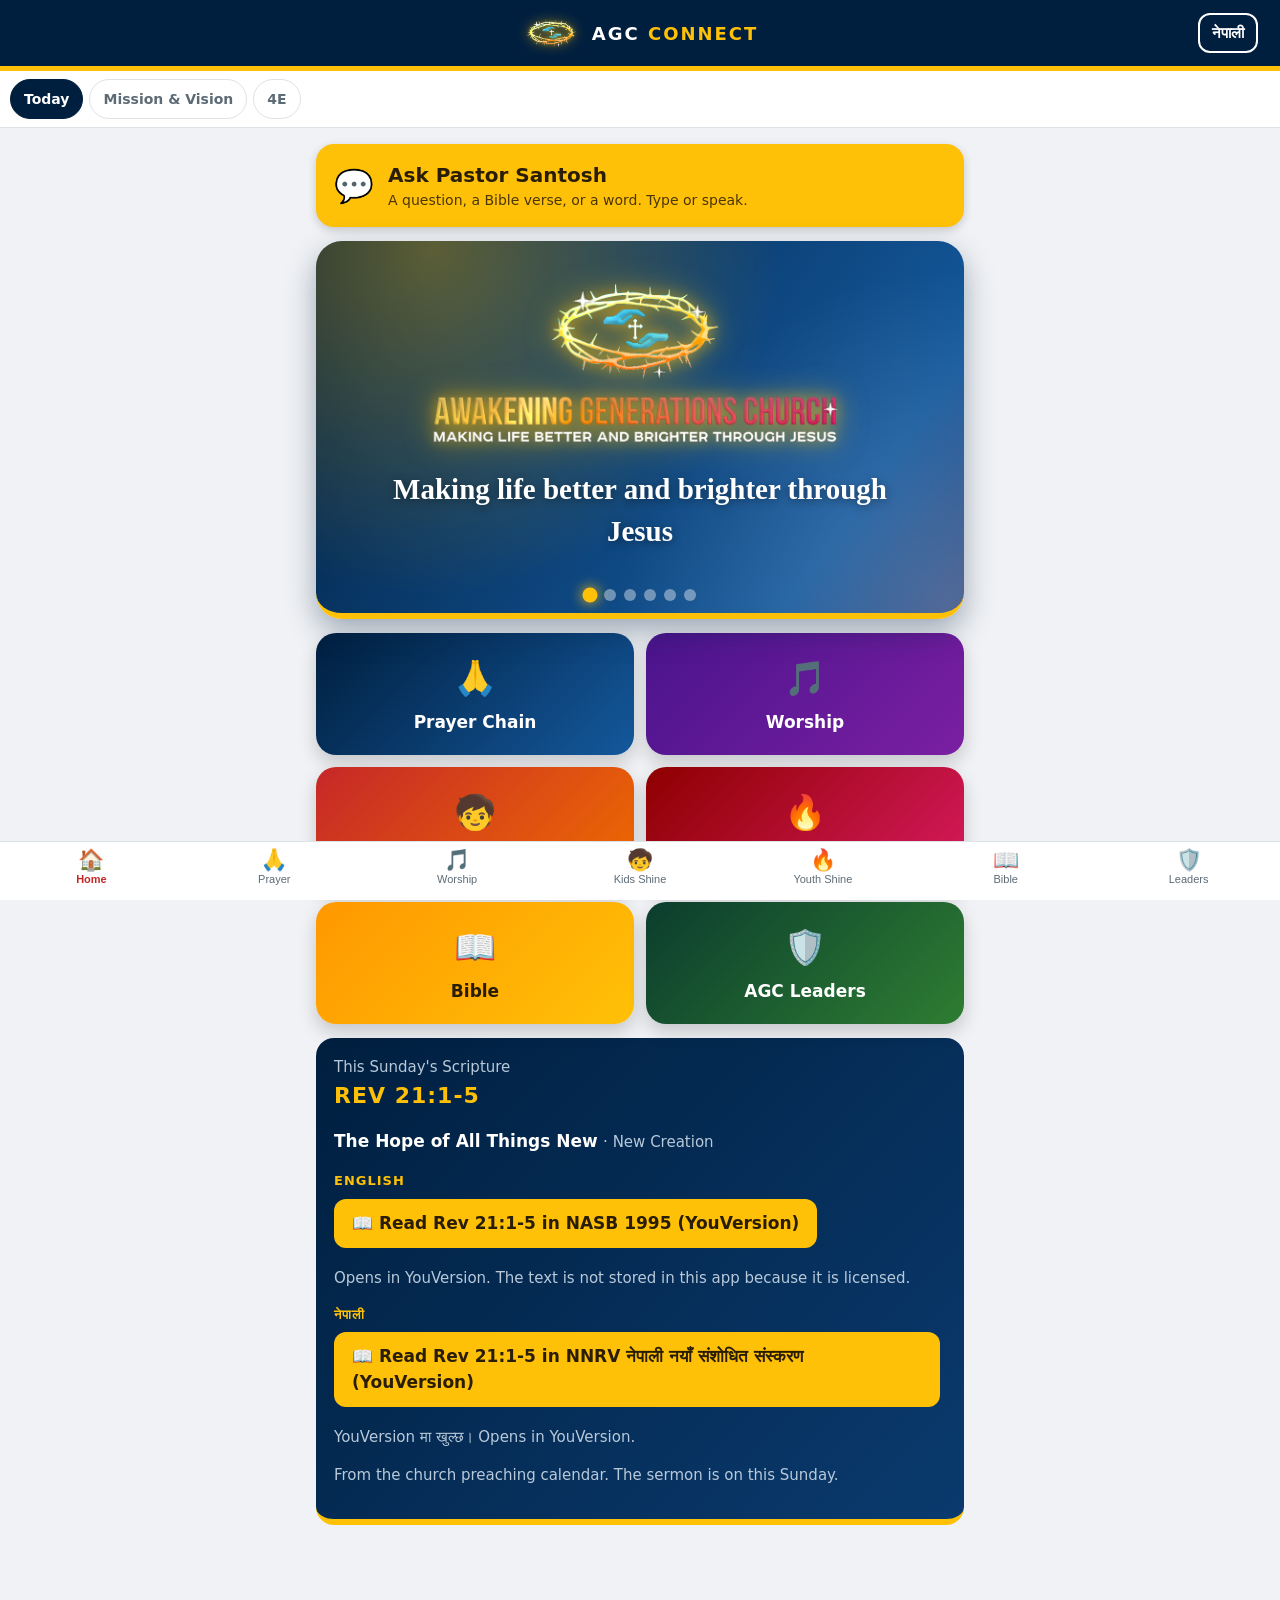
<file: index.html>
<!doctype html>
<html lang="en">
<head>
<meta charset="utf-8">
<meta name="viewport" content="width=device-width, initial-scale=1, viewport-fit=cover">
<meta name="robots" content="noindex,nofollow,noarchive">
<meta name="theme-color" content="#001f3f">
<meta name="apple-mobile-web-app-capable" content="yes">
<meta name="apple-mobile-web-app-title" content="AGC Connect">
<link rel="manifest" href="manifest.webmanifest">
<link rel="icon" type="image/png" sizes="64x64" href="assets/favicon-64.png">
<link rel="apple-touch-icon" href="assets/apple-touch-icon.png">
<link rel="stylesheet" href="style.css?v=202610202349">
<title>AGC Connect</title>
</head>
<body>
<div id="gate" hidden>
  <div class="gate-box">
    <img src="assets/logo-full.png" alt="Awakening Generations Church" class="gate-logo">
    <button class="btn small ghost langtog">नेपाली</button>
    <h1>AGC Connect</h1>
    <label for="pw">Church password</label>
    <input id="pw" type="password" autocomplete="current-password">
    <button class="btn" id="pwgo">Enter</button>
    <div id="pwmsg" class="bad"></div>
  </div>
</div>

<div id="auth" hidden>
  <div class="gate-box">
    <img src="assets/logo-full.png" alt="Awakening Generations Church" class="gate-logo">
    <button class="btn small ghost langtog">नेपाली</button>
    <h1>Welcome</h1>
    <p>Parents: sign in to keep your family's progress safe.</p>
    <div class="seg"><button class="btn small" id="au-in">Sign in</button><button class="btn small ghost" id="au-up">Create account</button></div>
    <label for="em">Email</label>
    <input id="em" type="email" autocomplete="email" inputmode="email">
    <label for="pw2">Password</label>
    <input id="pw2" type="password" autocomplete="current-password">
    <div id="au-consent" hidden><label class="chk"><input type="checkbox" id="au-ck"> I am a parent or guardian, or I am 13 or older.</label></div>
    <button class="btn" id="au-go">Sign in</button>
    <button class="btn ghost small" id="au-forgot">Forgot password?</button>
    <div id="au-msg" aria-live="polite"></div>
  </div>
</div>

<div id="app" hidden>
  <header class="top">
    <div class="top-l"><button class="btn small ghost hb" id="homebtn" hidden>← Home</button></div>
    <button class="brandlink" id="brandlink" aria-label="AGC Connect. Go to the Home screen"><img src="assets/emblem.png" alt="" class="top-logo"><span class="brand">AGC <span>Connect</span></span></button>
    <div class="top-r"><button class="btn small ghost langtog" id="langbtn">नेपाली</button><button class="btn small ghost so" id="signout" hidden>Sign out</button></div>
  </header>
  <nav class="inner" id="inner" aria-label="Section tabs"></nav>
  <main id="view" aria-live="polite"></main>
  <nav class="tabs" id="tabs" aria-label="Main sections"></nav>
</div>

<script src="app.js?v=202610202349"></script>
</body>
</html>
</file>
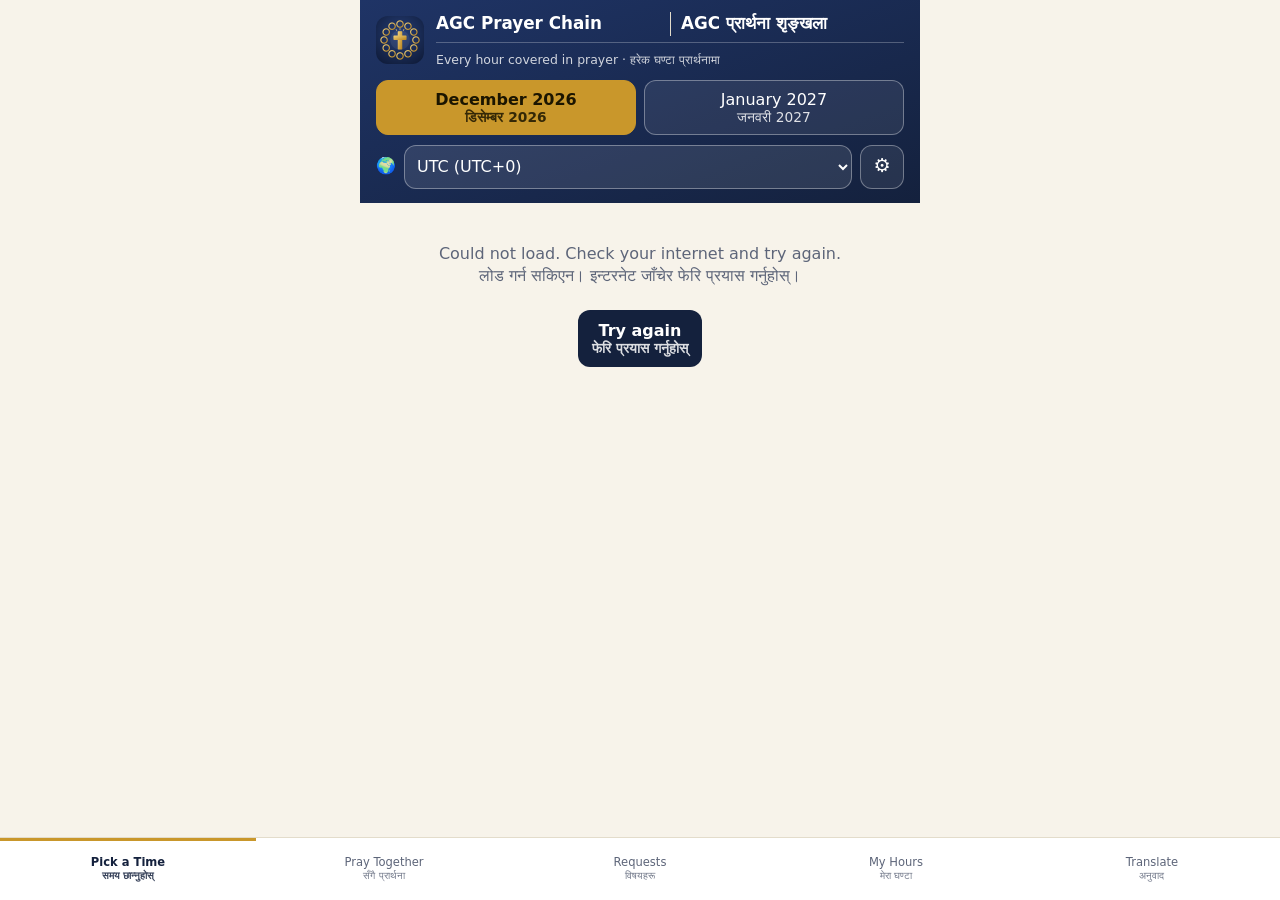
<file: prayer/index.html>
<!doctype html>
<html lang="en">
<head>
<meta charset="utf-8">
<meta name="viewport" content="width=device-width,initial-scale=1,viewport-fit=cover">
<meta name="theme-color" content="#14213d">
<meta name="apple-mobile-web-app-capable" content="yes">
<meta name="mobile-web-app-capable" content="yes">
<meta name="apple-mobile-web-app-status-bar-style" content="black-translucent">
<meta name="apple-mobile-web-app-title" content="Prayer Chain">
<link rel="manifest" href="manifest.webmanifest">
<link rel="apple-touch-icon" href="icons/icon-180.png">
<link rel="icon" type="image/png" sizes="32x32" href="icons/icon-32.png">
<title>AGC Prayer Chain</title>
<script>if(/[?&]embed=1/.test(location.search))document.documentElement.className+=" embed"</script>
<style>.embed .brand{display:none}.embed header{padding-top:10px}.embed body{padding-bottom:calc(76px + env(safe-area-inset-bottom))}</style>
<style>
:root{
  --navy:#14213d; --navy2:#1f3466; --gold:#c9972b; --gold-soft:#f6e7bd;
  --bg:#f7f3ea; --card:#ffffff; --ink:#1b2236; --muted:#5d6579; --line:#e3dccb;
  --ok:#2f7d5b; --okbg:#e6f3ec; --warn:#a4351f; --mine:#fff4d6; --mine-line:#e2bf62;
}
@media (prefers-color-scheme:dark){
  :root{ --bg:#0e1424; --card:#172038; --ink:#eef0f6; --muted:#a3abc0; --line:#2a3558;
    --gold-soft:#3a3115; --ok:#5fcf9d; --okbg:#14352a; --mine:#3a3115; --mine-line:#8a6d22; --warn:#ff9b86; }
}
*{box-sizing:border-box;-webkit-tap-highlight-color:transparent}
html,body{margin:0}
body{background:var(--bg);color:var(--ink);font:16px/1.4 system-ui,-apple-system,"Segoe UI","Noto Sans","Noto Sans Devanagari",Roboto,sans-serif;
  padding-bottom:calc(76px + env(safe-area-inset-bottom))}
[lang=ne]{font-family:"Noto Sans Devanagari","Mukta","Nirmala UI","Kohinoor Devanagari",system-ui,sans-serif}
#app{max-width:560px;margin:0 auto}
header{background:linear-gradient(160deg,var(--navy2),var(--navy));color:#fff;padding:calc(12px + env(safe-area-inset-top)) 16px 14px}
.brand{display:flex;align-items:center;gap:12px}
.brand img{width:48px;height:48px;border-radius:12px;flex:none}
.brand .t{flex:1;min-width:0}
.brand .t .cols{color:#fff;border-color:rgba(255,255,255,.25);font-weight:700;font-size:1.05rem}
.brand .t .sub{font-size:.78rem;opacity:.8;margin-top:2px}
.months{display:flex;gap:8px;margin-top:12px}
.months button{flex:1;border:1px solid rgba(255,255,255,.35);background:rgba(255,255,255,.08);color:#fff;border-radius:12px;padding:8px 6px;min-height:48px}
.months button[aria-pressed=true]{background:var(--gold);border-color:var(--gold);color:#1b1500;font-weight:700}
main{padding:14px 14px 0}
.banner{border-radius:12px;padding:10px 12px;margin-bottom:12px;font-size:.88rem}
.banner.demo{background:var(--gold-soft);color:var(--ink);border:1px dashed var(--mine-line)}
.banner.off{background:#fde8e4;color:#7a2514}
@media (prefers-color-scheme:dark){.banner.off{background:#3b1a14;color:#ffb4a4}}
.card{background:var(--card);border:1px solid var(--line);border-radius:16px;padding:14px;margin-bottom:12px}
.bi{display:inline-flex;flex-direction:column;line-height:1.2;text-align:center}
.bi>span+span{font-size:.86em;opacity:.85}
.cols{display:grid;grid-template-columns:1fr 1fr;gap:0;border-bottom:1px solid var(--line);padding-bottom:6px;margin-bottom:8px}
.cols>div:first-child{padding-right:10px}
.cols>div:last-child{padding-left:10px;border-left:1px solid var(--line)}
.h2{font-size:1.05rem;font-weight:700}
.meter{height:12px;border-radius:99px;background:var(--line);overflow:hidden;margin:8px 0}
.meter>i{display:block;height:100%;background:linear-gradient(90deg,var(--gold),#e6c36a);border-radius:99px}
.muted{color:var(--muted);font-size:.86rem}
.row2{display:flex;justify-content:space-between;gap:8px;align-items:center}
button{font:inherit;color:inherit;cursor:pointer}
.btn{border:0;border-radius:12px;padding:10px 14px;min-height:48px;background:var(--navy);color:#fff;font-weight:600}
a.btn{display:flex;align-items:center;justify-content:center;text-align:center;text-decoration:none}
.btn.gold{background:var(--gold);color:#1b1500}
.btn.ghost{background:transparent;border:1px solid var(--line);color:var(--ink)}
.btn.warn{background:transparent;border:1px solid var(--warn);color:var(--warn)}
.btn.sm{min-height:44px;padding:6px 12px;font-size:.9rem}
.btn[disabled]{opacity:.5}
.btn.block{width:100%}
.strip{display:flex;gap:6px;overflow-x:auto;padding:2px 2px 10px;margin:0 -2px;scroll-snap-type:x proximity;-webkit-overflow-scrolling:touch}
.day{flex:none;width:54px;min-height:70px;border:1px solid var(--line);background:var(--card);border-radius:12px;padding:6px 2px;text-align:center;scroll-snap-align:center}
.day small{display:block;font-size:.68rem;color:var(--muted);line-height:1.1}
.day b{display:block;font-size:1.15rem;margin:2px 0}
.day i{display:block;height:5px;margin:3px 6px 0;border-radius:9px;background:var(--line);overflow:hidden}
.day i>u{display:block;height:100%;background:var(--gold);text-decoration:none}
.day[aria-pressed=true]{background:var(--navy);border-color:var(--navy);color:#fff}
.day[aria-pressed=true] small{color:#d7def0}
.day.today b::after{content:"";display:inline-block;width:6px;height:6px;border-radius:9px;background:var(--gold);margin-left:3px;vertical-align:middle}
.slot{display:grid;grid-template-columns:118px 1fr auto;gap:8px;align-items:center;background:var(--card);border:1px solid var(--line);border-radius:14px;padding:8px 10px;margin-bottom:8px;min-height:56px}
.slot .tm{font-weight:700;font-size:.9rem;line-height:1.15}
.slot.open{border-color:var(--ok);background:var(--okbg)}
.slot.mine{background:var(--mine);border-color:var(--mine-line)}
.slot.past{opacity:.55}
.slot.now{box-shadow:0 0 0 2px var(--gold)}
.slot.flash{animation:flash 1.4s ease 1}
@keyframes flash{0%,60%{box-shadow:0 0 0 4px var(--gold)}100%{box-shadow:0 0 0 0 transparent}}
.nm{font-weight:600;overflow-wrap:anywhere}
.tag{display:inline-block;font-size:.68rem;padding:1px 7px;border-radius:99px;background:var(--gold);color:#1b1500;margin-left:6px;vertical-align:middle}
.tag.ok{background:var(--ok);color:#fff}
.acts{display:flex;gap:6px;flex-wrap:wrap;justify-content:flex-end}
.req{display:grid;grid-template-columns:1fr 1fr;border:1px solid var(--line);border-radius:14px;background:var(--card);margin-bottom:10px;overflow:hidden}
.req>div{padding:12px;white-space:pre-wrap;overflow-wrap:anywhere}
.req>div+div{border-left:1px solid var(--line)}
.req .n{display:inline-block;min-width:22px;height:22px;border-radius:99px;background:var(--navy);color:#fff;text-align:center;font-size:.75rem;line-height:22px;margin-right:6px}
.req.ans{opacity:.8;border-style:dashed}
.plb{display:flex;gap:10px;align-items:center;justify-content:space-between;flex-wrap:wrap;margin:6px 0 12px}
.seg{display:inline-flex;border:1px solid var(--line);border-radius:12px;overflow:hidden;background:var(--card)}
.seg button{border:0;background:transparent;padding:10px 16px;font:inherit;font-weight:600;color:inherit;min-height:44px;cursor:pointer}
.seg button[aria-pressed="true"]{background:var(--navy);color:#fff}
.req1{border:1px solid var(--line);border-radius:14px;background:var(--card);margin-bottom:10px;padding:14px;font-size:1.08rem;line-height:1.55;white-space:pre-wrap;overflow-wrap:anywhere}
.req1 .n{display:inline-block;min-width:22px;height:22px;border-radius:99px;background:var(--navy);color:#fff;text-align:center;font-size:.75rem;line-height:22px;margin-right:8px}
.req1.ans{opacity:.8;border-style:dashed}
.req1 .mt{font-size:.72rem;opacity:.7;margin-top:6px}
body.pfo{overflow:hidden}
#pfull{position:fixed;inset:0;z-index:1000;background:#0b1530;color:#fff;display:flex;flex-direction:column;padding:max(12px,env(safe-area-inset-top)) 16px max(14px,env(safe-area-inset-bottom))}
#pfull .seg{background:rgba(255,255,255,.08);border-color:rgba(255,255,255,.3)}
#pfull .seg button[aria-pressed="true"]{background:#fff;color:#0b1530}
.pf-top{display:flex;justify-content:space-between;align-items:center;gap:10px}
.pf-x{border:0;background:rgba(255,255,255,.12);color:#fff;font-size:1.4rem;width:48px;height:48px;border-radius:99px;cursor:pointer}
.pf-body{flex:1;overflow:auto;display:flex;flex-direction:column;justify-content:center;padding:12px 4px}
.pf-n{opacity:.7;margin-bottom:10px;font-size:1rem}
.pf-t{font-size:clamp(1.5rem,6.2vw,2.8rem);line-height:1.45;white-space:pre-wrap;overflow-wrap:anywhere}
.pf-mt{opacity:.6;font-size:.85rem;margin-top:14px}
.pf-nav{display:flex;gap:12px}
.pf-nav button{flex:1;min-height:60px;border-radius:14px;border:1px solid rgba(255,255,255,.35);background:rgba(255,255,255,.1);color:#fff;font:inherit;font-size:1.1rem;font-weight:600;cursor:pointer}
.pf-nav button:disabled{opacity:.35}
textarea,input[type=text],input[type=password]{width:100%;font:inherit;color:var(--ink);background:var(--bg);border:1px solid var(--line);border-radius:12px;padding:10px;min-height:48px}
textarea{min-height:92px;resize:vertical}
label.f{display:block;font-size:.8rem;color:var(--muted);margin:6px 0 4px}
nav{position:fixed;left:0;right:0;bottom:0;background:var(--card);border-top:1px solid var(--line);display:flex;padding-bottom:env(safe-area-inset-bottom);z-index:5}
nav button{flex:1;border:0;background:none;padding:9px 1px;min-height:62px;color:var(--muted);font-size:.72rem;display:flex;align-items:center;justify-content:center}
nav button[aria-current=page]{color:var(--navy);font-weight:700;box-shadow:inset 0 3px 0 var(--gold)}
@media (prefers-color-scheme:dark){nav button[aria-current=page]{color:#fff}}
#sheet{display:none}
#sheet.open{display:block}
.scrim{position:fixed;inset:0;background:rgba(5,10,25,.55);z-index:10}
.panel{position:fixed;left:0;right:0;bottom:0;max-width:560px;margin:0 auto;background:var(--card);border-radius:20px 20px 0 0;padding:18px 16px calc(18px + env(safe-area-inset-bottom));z-index:11}
#toast{position:fixed;left:50%;bottom:calc(90px + env(safe-area-inset-bottom));transform:translateX(-50%);background:#111a30;color:#fff;border-radius:12px;padding:10px 14px;z-index:20;max-width:90%;text-align:center;display:none;box-shadow:0 6px 20px rgba(0,0,0,.35)}
.empty{text-align:center;color:var(--muted);padding:26px 10px}
.item{border:1px solid var(--line);border-radius:14px;padding:10px;margin-bottom:10px;background:var(--card)}
.two{display:grid;grid-template-columns:1fr 1fr;gap:8px}
.chk{display:flex;gap:8px;align-items:center;min-height:44px}
.chk input{width:22px;height:22px}
.sr{position:absolute;left:-9999px}
.tools{display:flex;gap:8px;align-items:center;margin-top:10px}
.tools select{flex:1;min-width:0;min-height:44px;border-radius:12px;border:1px solid rgba(255,255,255,.35);background:rgba(255,255,255,.1);color:#fff;padding:0 8px;font:inherit;font-size:16px}
.tools select option{color:#111;background:#fff}
.gear{flex:none;width:44px;height:44px;border-radius:12px;border:1px solid rgba(255,255,255,.35);background:rgba(255,255,255,.08);color:#fff;font-size:1.2rem}
.loc{display:block;font-size:.72rem;font-weight:500;color:var(--muted);margin-top:2px}
.sess .when{margin:4px 0}
.sess .who{font-size:.88rem;color:var(--muted);margin:6px 0 10px;overflow-wrap:anywhere}
.sess.ended{opacity:.6}
a.btn{display:inline-flex;align-items:center;justify-content:center;text-decoration:none}
input[type=date],input[type=time],input[type=url],select.fld{width:100%;font:inherit;color:var(--ink);background:var(--bg);border:1px solid var(--line);border-radius:12px;padding:10px;min-height:48px}
.note{font-size:.8rem;color:var(--muted);margin:0 0 10px}
</style>
</head>
<body>
<div id="app">
  <header>
    <div class="brand">
      <img src="icons/icon-192.png" alt="AGC Prayer Chain logo">
      <div class="t">
        <div class="cols"><div>AGC Prayer Chain</div><div lang="ne">AGC प्रार्थना शृङ्खला</div></div>
        <div class="sub" id="sub"></div>
      </div>
    </div>
    <div class="months" id="months"></div>
    <div class="tools">
      <span aria-hidden="true">🌍</span>
      <select id="tz" aria-label="Your time zone"></select>
      <button class="gear" id="gear" data-act="tab" data-v="admin" aria-label="Admin">⚙</button>
    </div>
  </header>
  <main id="main"></main>
</div>
<nav id="tabs" aria-label="Main"></nav>
<div id="sheet" role="dialog" aria-modal="true"></div>
<div id="toast" role="status" aria-live="polite"></div>

<script>
'use strict';
/* ====================================================================
   SETTINGS — the only line you normally need to change
   ==================================================================== */
const CHAIN_DEFAULT = { weekday: 6, week: 1 };   // prayer chain day: 6 = Saturday, week 1 = first (weekday null = every day). Live mode uses the server's setting.
const API_URL = 'https://script.google.com/macros/s/AKfycbxWczNAk05_eaU-FVv08DyxebCIXwXGyqB0QrklNNEQ0Cry-VzR4kfmMtPpaRTZggSZpA/exec';              // paste your Google Apps Script "Web app" URL here (see SETUP.md). Empty = demo mode.
const DEFAULT_TZ = 'America/Chicago';   // used until the server reports its own time zone

/* ====================================================================
   TEXT — every screen label, English + Nepali, in ONE place for easy review
   ==================================================================== */
const I = {
  subtitle:   ['Every hour covered in prayer', 'हरेक घण्टा प्रार्थनामा'],
  tabSlots:   ['Pick a Time', 'समय छान्नुहोस्'],
  tabReq:     ['Requests', 'विषयहरू'],
  tabTogether:['Pray Together', 'सँगै प्रार्थना'],
  tabTranslate:['Translate', 'अनुवाद'],
  tabMine:    ['My Hours', 'मेरा घण्टा'],
  tabAdmin:   ['Admin', 'प्रशासक'],
  prayingNow: ['Praying now', 'अहिले प्रार्थना गर्दै'],
  hourOpen:   ['This hour is still open', 'यो घण्टा अझै उपलब्ध छ'],
  takeHour:   ['Take this hour', 'यो घण्टा लिनुहोस्'],
  open:       ['Open', 'उपलब्ध'],
  pick:       ['Pick', 'छान्नुहोस्'],
  you:        ['You', 'तपाईं'],
  now:        ['Now', 'अहिले'],
  today:      ['Today', 'आज'],
  cancel:     ['Cancel', 'रद्द गर्नुहोस्'],
  confirmQ:   ['Pray during this hour?', 'यो घण्टामा प्रार्थना गर्ने?'],
  firstName:  ['Your first name', 'तपाईंको पहिलो नाम'],
  firstOnly:  ['Only first names are shown to others.', 'अरूलाई पहिलो नाम मात्र देखाइन्छ।'],
  confirm:    ['Confirm', 'पुष्टि गर्नुहोस्'],
  close:      ['Close', 'बन्द गर्नुहोस्'],
  prayed:     ['I prayed', 'मैले प्रार्थना गरेँ'],
  prayedDone: ['Prayed ✓', 'प्रार्थना गरियो ✓'],
  addCal:     ['Add reminder', 'रिमाइन्डर थप्नुहोस्'],
  coverage:   ['Hours covered', 'भरिएका घण्टा'],
  nextOpen:   ['Find the next open hour', 'अर्को उपलब्ध घण्टा खोज्नुहोस्'],
  allCovered: ['Every remaining hour is covered. Thank you!', 'बाँकी सबै घण्टा भरिएका छन्। धन्यवाद!'],
  askT:       ['Ask for prayer', 'प्रार्थनाको लागि अनुरोध गर्नुहोस्'],
  askD:       ['A church leader reads every request before it is added to the prayer list. Please do not write phone numbers or private details about other people.', 'प्रार्थना सूचीमा थपिनु अघि चर्चका एक अगुवाले हरेक अनुरोध पढ्नुहुन्छ। कृपया फोन नम्बर वा अरू मानिसहरूबारे निजी विवरण नलेख्नुहोस्।'],
  askName:    ['First name (optional)', 'पहिलो नाम (ऐच्छिक)'],
  askAnon:    ['Do not show my name', 'मेरो नाम नदेखाउनुहोस्'],
  askText:    ['Your prayer request', 'तपाईंको प्रार्थना अनुरोध'],
  askSend:    ['Send request', 'अनुरोध पठाउनुहोस्'],
  askThanks:  ['Thank you. Your request was sent to the church leaders.', 'धन्यवाद। तपाईंको अनुरोध चर्चका अगुवाहरूलाई पठाइएको छ।'],
  askEmpty:   ['Please type your request.', 'कृपया आफ्नो अनुरोध लेख्नुहोस्।'],
  inbT:       ['Requests from the church', 'चर्चबाट आएका अनुरोधहरू'],
  inbNone:    ['No new requests are waiting.', 'कुनै नयाँ अनुरोध पर्खिरहेको छैन।'],
  inbAdd:     ['Add to list', 'सूचीमा थप्नुहोस्'],
  inbDismiss: ['Dismiss', 'हटाउनुहोस्'],
  inbHint:    ['Tap Add to list, check the wording, then press Save below. Nothing is shown to others until you save.', 'सूचीमा थप्नुहोस् थिच्नुहोस्, शब्दहरू जाँच्नुहोस्, अनि तल सेभ गर्नुहोस्। तपाईंले सेभ नगरेसम्म अरूलाई केही देखिँदैन।'],
  noReq:      ['No prayer requests have been posted for this month yet.', 'यस महिनाका लागि अहिलेसम्म प्रार्थनाका विषयहरू राखिएको छैन।'],
  answered:   ['Answered prayers', 'उत्तर पाएका प्रार्थनाहरू'],
  reqFor:     ['Prayer requests', 'प्रार्थनाका विषयहरू'],
  noMine:     ['You have not picked any hours this month yet.', 'तपाईंले यस महिना अहिलेसम्म कुनै घण्टा छान्नुभएको छैन।'],
  myHoursFor: ['Your hours', 'तपाईंका घण्टा'],
  adminPin:   ['Admin PIN', 'प्रशासक पिन'],
  unlock:     ['Unlock', 'खोल्नुहोस्'],
  lock:       ['Lock', 'बन्द गर्नुहोस्'],
  addReq:     ['Add a request', 'विषय थप्नुहोस्'],
  saveReq:    ['Save requests', 'विषयहरू सुरक्षित गर्नुहोस्'],
  english:    ['English', 'अंग्रेजी'],
  nepali:     ['Nepali', 'नेपाली'],
  markAns:    ['Answered', 'उत्तर पाइयो'],
  del:        ['Delete', 'मेटाउनुहोस्'],
  remove:     ['Remove', 'हटाउनुहोस्'],
  archive:    ['Save last month to Drive', 'गत महिना ड्राइभमा सुरक्षित गर्नुहोस्'],
  offline:    ['Offline – showing the last saved view', 'अफलाइन – पछिल्लो सुरक्षित दृश्य देखाइँदै'],
  demo:       ['Demo mode – nothing is shared with others yet.', 'डेमो मोड – अहिले केही पनि अरूसँग साझा हुँदैन।'],
  loading:    ['Loading…', 'लोड हुँदै छ…'],
  taken:      ['Someone just took this hour. Please pick another.', 'यो घण्टा अहिले नै अरू कसैले लिए। कृपया अर्को छान्नुहोस्।'],
  nameNeeded: ['Please enter your first name.', 'कृपया आफ्नो पहिलो नाम लेख्नुहोस्।'],
  saved:      ['Saved', 'सुरक्षित भयो'],
  picked:     ['Hour picked. Thank you for praying!', 'घण्टा छानियो। प्रार्थना गर्नुभएकोमा धन्यवाद!'],
  released:   ['Hour cancelled', 'घण्टा रद्द गरियो'],
  wrongPin:   ['That PIN did not work.', 'त्यो पिन मिलेन।'],
  confirmArch:['Save last month to Drive and clear it from the app?', 'गत महिना ड्राइभमा सुरक्षित गरेर एपबाट हटाउने?'],
  archived:   ['Saved to your Drive', 'तपाईंको ड्राइभमा सुरक्षित भयो'],
  installIos: ['To install: tap Share, then “Add to Home Screen”.', 'इन्स्टल गर्न: शेयर थिच्नुहोस्, अनि “होम स्क्रिनमा थप्नुहोस्”।'],
  installBtn: ['Install the app', 'एप इन्स्टल गर्नुहोस्'],
  tryAgain:   ['Could not load. Check your internet and try again.', 'लोड गर्न सकिएन। इन्टरनेट जाँचेर फेरि प्रयास गर्नुहोस्।'],
  retry:      ['Try again', 'फेरि प्रयास गर्नुहोस्'],
  wkT:        ['Weekly group prayer', 'साप्ताहिक सामूहिक प्रार्थना'],
  wkHint:     ['Makes the group time every week by itself, for this month, next month and each new month. You can still change or delete one day below.', 'हरेक हप्ता आफैँ सामूहिक समय बनाउँछ: यो महिना, अर्को महिना र हरेक नयाँ महिनामा। तल कुनै एक दिन परिवर्तन वा हटाउन सकिन्छ।'],
  wkOn:       ['Repeat every week', 'हरेक हप्ता दोहोर्याउनुहोस्'],
  wkDay:      ['Day', 'दिन'],
  wkSave:     ['Save weekly prayer', 'साप्ताहिक प्रार्थना सुरक्षित गर्नुहोस्'],
  wkSaved:    ['Weekly prayer saved', 'साप्ताहिक प्रार्थना सुरक्षित भयो'],
  wkReq:      ['Also show this month’s prayer requests with it (optional)', 'यसँगै यस महिनाका प्रार्थना विषयहरू पनि देखाउनुहोस् (ऐच्छिक)'],
  reqBtn:     ['Pray with this month’s requests', 'यस महिनाका विषयहरूसँग प्रार्थना गर्नुहोस्'],
  fullScr:    ['Full screen', 'पूर्ण स्क्रिन'],
  prevB:      ['Previous', 'अघिल्लो'],
  nextB:      ['Next', 'अर्को'],
  noActive:   ['No requests to pray for right now.', 'अहिले प्रार्थना गर्ने कुनै विषय छैन।'],
  mtNote:     ['Machine translated', 'मेसिनद्वारा अनुवादित'],
  moveUp:     ['Move up', 'माथि सार्नुहोस्'],
  moveDown:   ['Move down', 'तल सार्नुहोस्'],
  hours:      ['hours', 'घण्टा'],
  of:         ['of', 'मध्ये'],
  adminHint:  ['Type or paste each request in English and in Nepali.', 'हरेक विषय अंग्रेजी र नेपालीमा लेख्नुहोस् वा टाँस्नुहोस्।'],
  yourTz:     ['Your time zone', 'तपाईंको समय क्षेत्र'],
  timesNote:  ['Main times are chain time ({tz}). 🌍 shows your own time.', 'मुख्य समय शृङ्खलाको समय ({tz}) हो। 🌍 ले तपाईंको आफ्नै समय देखाउँछ।'],
  togetherIntro: ['Join others at the same time, from anywhere in the world. Times are shown in your own time zone.', 'संसारको जुनसुकै ठाउँबाट अरूसँग एकै समयमा सहभागी हुनुहोस्। समय तपाईंको आफ्नै समय क्षेत्रमा देखाइन्छ।'],
  noSessions: ['No group prayer times have been scheduled yet.', 'अहिलेसम्म सामूहिक प्रार्थनाको समय तोकिएको छैन।'],
  join:       ['Join', 'सहभागी हुनुहोस्'],
  leave:      ['Leave', 'छोड्नुहोस्'],
  joinedTag:  ['You are in ✓', 'तपाईं सहभागी हुनुहुन्छ ✓'],
  ended:      ['Ended', 'सकियो'],
  peopleJoined: ['joined', 'जना सहभागी'],
  nobodyYet:  ['Be the first to join.', 'पहिलो सहभागी बन्नुहोस्।'],
  openLink:   ['Open meeting link', 'बैठकको लिङ्क खोल्नुहोस्'],
  placeQ:     ['Your country or city (optional)', 'तपाईंको देश वा सहर (वैकल्पिक)'],
  joinQ:      ['Join this group prayer?', 'यो सामूहिक प्रार्थनामा सहभागी हुने?'],
  sessionJoined: ['You joined. Thank you for praying!', 'तपाईं सहभागी हुनुभयो। प्रार्थना गर्नुभएकोमा धन्यवाद!'],
  sessionLeft:['You left this group prayer.', 'तपाईंले यो सामूहिक प्रार्थना छोड्नुभयो।'],
  addSession: ['Add a group time', 'सामूहिक समय थप्नुहोस्'],
  saveSessions: ['Save group times', 'सामूहिक समयहरू सुरक्षित गर्नुहोस्'],
  groupTimes: ['Group prayer times', 'सामूहिक प्रार्थनाका समयहरू'],
  fDate:      ['Date', 'मिति'],
  fTime:      ['Start time (chain time)', 'सुरु हुने समय (शृङ्खलाको समय)'],
  fMinutes:   ['Minutes', 'मिनेट'],
  fTitle:     ['Title', 'शीर्षक'],
  fLink:      ['Meeting link (optional)', 'बैठकको लिङ्क (वैकल्पिक)'],
  translator: ['Translator', 'अनुवादक'],
  trEnNe:     ['English → Nepali', 'अंग्रेजी → नेपाली'],
  trNeEn:     ['Nepali → English', 'नेपाली → अंग्रेजी'],
  trGo:       ['Translate', 'अनुवाद गर्नुहोस्'],
  trCopy:     ['Copy', 'कपी गर्नुहोस्'],
  trWarn:     ['Machine translation: it can contain mistakes. Please have a Nepali speaker check anything important.', 'यो मेसिनद्वारा गरिएको अनुवाद हो: यसमा गल्ती हुन सक्छ। महत्त्वपूर्ण कुरा नेपाली भाषी व्यक्तिले जाँच्नुहोस्।'],
  trDemo:     ['Translation works once the app is connected to your Drive.', 'एप तपाईंको ड्राइभसँग जोडिएपछि मात्र अनुवाद काम गर्छ।'],
  trEmpty:    ['Type or paste some text first.', 'पहिले केही पाठ लेख्नुहोस् वा टाँस्नुहोस्।'],
  translating:['Translating…', 'अनुवाद हुँदै छ…'],
  copied:     ['Copied', 'कपी भयो'],
  refresh:    ['Refresh', 'रिफ्रेस गर्नुहोस्'],
  lastUpd:    ['Updated', 'अपडेट'],
  chainDay:   ['Prayer chain day', 'प्रार्थना शृङ्खलाको दिन'],
  chainRule:  ['The first Saturday of every month · all 24 hours', 'हरेक महिनाको पहिलो शनिबार · सबै २४ घण्टा'],
  chainDone:  ['This month’s prayer chain is finished. See the next month above.', 'यस महिनाको प्रार्थना शृङ्खला सकिएको छ। माथि अर्को महिना हेर्नुहोस्।'],
  copyCodeBtn:['Copy code', 'कोड कपी गर्नुहोस्'],
  backupT:    ['Switching phones or browsers?', 'फोन वा ब्राउजर बदल्दै हुनुहुन्छ?'],
  backupD:    ['Save this code. Type it on your new phone to get your hours back.', 'यो कोड सुरक्षित राख्नुहोस्। नयाँ फोनमा यो कोड हाल्नुभयो भने तपाईंका घण्टाहरू फिर्ता आउँछन्।'],
  restoreBtn: ['Restore', 'फिर्ता ल्याउनुहोस्'],
  restorePh:  ['Paste your code here', 'तपाईंको कोड यहाँ राख्नुहोस्'],
  restoreBad: ['That code does not look right.', 'त्यो कोड मिलेन।'],
  inApp:      ['Open this link in Safari or Chrome so the app can recognize you and keep your hours.', 'एपले तपाईंलाई चिन्न र तपाईंका घण्टा सम्झन सकोस् भनी यो लिङ्क Safari वा Chrome मा खोल्नुहोस्।'],
  rmName:     ['Remove all hours under a first name', 'कुनै पहिलो नामका सबै घण्टा हटाउनुहोस्'],
  rmBtn:      ['Remove', 'हटाउनुहोस्'],
  rmDone:     ['Removed', 'हटाइयो'],
  trDraft:    ['Translate to Nepali (draft)', 'नेपालीमा अनुवाद (मस्यौदा)'],
  trDraftNote:['Nepali draft added. Please review it.', 'नेपाली मस्यौदा थपियो। कृपया जाँच्नुहोस्।']
};
const NE_MONTHS = ['जनवरी','फेब्रुअरी','मार्च','अप्रिल','मे','जुन','जुलाई','अगस्ट','सेप्टेम्बर','अक्टोबर','नोभेम्बर','डिसेम्बर'];
const NE_DAYS   = ['आइतबार','सोमबार','मंगलबार','बुधबार','बिहीबार','शुक्रबार','शनिबार'];
const NE_DAYS_S = ['आइत','सोम','मंगल','बुध','बिही','शुक्र','शनि'];
const EN_DAYS_S = ['Sun','Mon','Tue','Wed','Thu','Fri','Sat'];
const EN_DAYS   = ['Sunday','Monday','Tuesday','Wednesday','Thursday','Friday','Saturday'];
const EN_MONTHS = ['January','February','March','April','May','June','July','August','September','October','November','December'];

/* ====================================================================
   SMALL HELPERS
   ==================================================================== */
const $ = (s) => document.querySelector(s);
const esc = (s) => String(s == null ? '' : s).replace(/[&<>"']/g, (c) => ({ '&': '&amp;', '<': '&lt;', '>': '&gt;', '"': '&quot;', "'": '&#39;' }[c]));
const pad = (n) => String(n).padStart(2, '0');
const bi = (key) => `<span class="bi"><span>${esc(I[key][0])}</span><span lang="ne">${esc(I[key][1])}</span></span>`;
const cols = (en, ne, cls) => `<div class="cols ${cls || ''}"><div>${en}</div><div lang="ne">${ne}</div></div>`;
const LS = {
  get(k, d) { try { const v = localStorage.getItem(k); return v === null ? d : JSON.parse(v); } catch (e) { return d; } },
  set(k, v) { try { localStorage.setItem(k, JSON.stringify(v)); } catch (e) { /* private mode */ } }
};
const deviceId = (() => {
  let id = LS.get('agc_device', null);
  if (!id) {
    id = (window.crypto && crypto.randomUUID) ? crypto.randomUUID() : (Date.now().toString(36) + Math.random().toString(36).slice(2) + Math.random().toString(36).slice(2));
    LS.set('agc_device', id);
  }
  return id;
})();

function firstName(raw) {
  const s = String(raw || '').replace(/<[^>]*>/g, ' ').replace(/[<>&"'`\\]/g, ' ').trim().split(/\s+/)[0] || '';
  return Array.from(s).slice(0, 20).join('');
}
function tzNow(tz) {
  const p = new Intl.DateTimeFormat('en-CA', { timeZone: tz, year: 'numeric', month: '2-digit', day: '2-digit', hour: '2-digit', minute: '2-digit', hourCycle: 'h23' }).formatToParts(new Date());
  const g = (t) => p.find((x) => x.type === t).value;
  return { date: `${g('year')}-${g('month')}-${g('day')}`, hour: Number(g('hour')) % 24, minute: Number(g('minute')) };
}
function validTz(tz) { try { if (tz && typeof tz === 'string') { new Intl.DateTimeFormat('en-US', { timeZone: tz }); return tz; } } catch (e) { /* unknown zone */ } return null; }
function nextMonthOf(m) { let [y, mo] = m.split('-').map(Number); mo++; if (mo > 12) { mo = 1; y++; } return `${y}-${pad(mo)}`; }
function daysIn(m) { const [y, mo] = m.split('-').map(Number); return new Date(Date.UTC(y, mo, 0)).getUTCDate(); }
function chainOf(c) { return (c && 'chainWeekday' in c) ? { weekday: c.chainWeekday, week: c.chainWeek || 1 } : CHAIN_DEFAULT; }
// The dates of a month on which the prayer chain runs (one day, e.g. the first Saturday; or every day if weekday is null).
function chainDatesFor(month, ch) {
  const n = daysIn(month), all = []; for (let d = 1; d <= n; d++) all.push(`${month}-${pad(d)}`);
  if (ch.weekday === null || ch.weekday === undefined) return all;
  const first = new Date(Date.UTC(...month.split('-').map(Number).map((v, i) => (i === 1 ? v - 1 : v)), 1)).getUTCDay();
  const day = 1 + ((ch.weekday - first + 7) % 7) + 7 * (ch.week - 1);
  return day <= n ? [`${month}-${pad(day)}`] : [];
}
// Which month to show first: this month, unless its chain day has already passed.
function startMonth(tz, ch) {
  const now = tzNow(tz), cur = now.date.slice(0, 7), ds = chainDatesFor(cur, ch);
  return (ch.weekday !== null && ds.length && ds[ds.length - 1] < now.date) ? nextMonthOf(cur) : cur;
}
function dow(date) { const [y, m, d] = date.split('-').map(Number); return new Date(Date.UTC(y, m - 1, d)).getUTCDay(); }
function hl(h) { const x = h % 12 || 12; return `${x} ${h % 24 < 12 ? 'AM' : 'PM'}`; }
const range = (h) => `${hl(h)} – ${hl((h + 1) % 24)}`;
function monthLabel(m) { const [y, mo] = m.split('-').map(Number); return [`${EN_MONTHS[mo - 1]} ${y}`, `${NE_MONTHS[mo - 1]} ${y}`]; }
function dayLabel(date) {
  const [, m, d] = date.split('-').map(Number); const w = dow(date);
  return [`${EN_DAYS[w]}, ${EN_MONTHS[m - 1]} ${d}`, `${NE_DAYS[w]}, ${NE_MONTHS[m - 1]} ${d}`];
}
function tzOffsetMs(utcMs, tz) {
  const p = new Intl.DateTimeFormat('en-US', { timeZone: tz, hourCycle: 'h23', year: 'numeric', month: '2-digit', day: '2-digit', hour: '2-digit', minute: '2-digit', second: '2-digit' }).formatToParts(new Date(utcMs));
  const g = (t) => Number(p.find((x) => x.type === t).value);
  return Date.UTC(g('year'), g('month') - 1, g('day'), g('hour') % 24, g('minute'), g('second')) - utcMs;
}
function zonedToUtc(date, hour, tz, min) {
  const [y, m, d] = date.split('-').map(Number);
  const guess = Date.UTC(y, m - 1, d, hour, min || 0);
  let off = tzOffsetMs(guess, tz);
  off = tzOffsetMs(guess - off, tz);
  return guess - off;
}
const icsEsc = (t) => String(t).replace(/\\/g, '\\\\').replace(/;/g, '\\;').replace(/,/g, '\\,').replace(/\r?\n/g, '\\n');
function icsEvent(startMs, endMs, summary, uid, desc) {
  const f = (ms) => new Date(ms).toISOString().replace(/[-:]/g, '').replace(/\.\d{3}/, '');
  return ['BEGIN:VCALENDAR', 'VERSION:2.0', 'PRODID:-//AGC Prayer Chain//EN', 'CALSCALE:GREGORIAN', 'BEGIN:VEVENT',
    `UID:${uid}`, `DTSTAMP:${f(Date.now())}`, `DTSTART:${f(startMs)}`, `DTEND:${f(endMs)}`,
    `SUMMARY:${icsEsc(summary)}`, `DESCRIPTION:${icsEsc(desc)}`,
    'BEGIN:VALARM', 'ACTION:DISPLAY', 'DESCRIPTION:Prayer starts soon', 'TRIGGER:-PT10M', 'END:VALARM', 'END:VEVENT', 'END:VCALENDAR'].join('\r\n');
}
function buildIcs(date, hour, tz) {
  const s = zonedToUtc(date, hour, tz);
  return icsEvent(s, s + 3600e3, 'AGC Prayer Chain – my prayer hour | AGC प्रार्थना शृङ्खला', `agc-${date}-${hour}-${deviceId.slice(0, 8)}@prayerchain`, 'My hour in the AGC prayer chain.');
}
function downloadText(name, text) {
  const blob = new Blob([text], { type: 'text/calendar;charset=utf-8' });
  const a = document.createElement('a');
  a.href = URL.createObjectURL(blob); a.download = name;
  document.body.appendChild(a); a.click(); a.remove();
  setTimeout(() => URL.revokeObjectURL(a.href), 4000);
}
function downloadIcs(date, hour, tz) { downloadText(`prayer-${date}-${pad(hour)}.ics`, buildIcs(date, hour, tz)); }
const safeLink = (u) => (/^https?:\/\/[^\s<>"'`\\]+$/i.test(String(u || '')) ? u : '');
const fmtTz = (ms, tz, o) => new Intl.DateTimeFormat('en-US', Object.assign({ timeZone: tz }, o)).format(new Date(ms));
function offsetLabel(tz, ms) {
  const m = Math.round(tzOffsetMs(ms, tz) / 60000), a = Math.abs(m);
  return `UTC${m < 0 ? '-' : '+'}${Math.floor(a / 60)}${a % 60 ? ':' + pad(a % 60) : ''}`;
}
let toastTimer;
function toast(key, raw) {
  const el = $('#toast');
  el.innerHTML = raw ? esc(raw) : `<div>${esc(I[key][0])}</div><div lang="ne" style="font-size:.9em;opacity:.9">${esc(I[key][1])}</div>`;
  el.style.display = 'block'; clearTimeout(toastTimer);
  toastTimer = setTimeout(() => { el.style.display = 'none'; }, 3200);
}

/* ====================================================================
   DATA LAYER — "Remote" talks to your Google Drive backend,
   "Demo" keeps everything on this phone so you can try the app first.
   ==================================================================== */
const Remote = {
  // Every call gives up after 25 seconds, so a bad connection can never leave the app stuck "busy".
  async call(url, opts) {
    const ctl = (typeof AbortController !== 'undefined') ? new AbortController() : null;
    const timer = ctl ? setTimeout(() => ctl.abort(), 25000) : null;
    let r, txt;
    try {
      r = await fetch(url, Object.assign({}, opts, ctl ? { signal: ctl.signal } : {}));
      txt = await r.text();
    } catch (e) {
      throw new Error('No connection. Please check your internet and try again. / इन्टरनेट जाँच गरेर फेरि प्रयास गर्नुहोस्।');
    } finally { if (timer) clearTimeout(timer); }
    let j;
    try { j = JSON.parse(txt); } catch (e) {
      throw new Error('The prayer chain server did not answer correctly. Please try again later. / सर्भरले ठीकसँग जवाफ दिएन। पछि फेरि प्रयास गर्नुहोस्।');
    }
    return Remote.check(j);
  },
  state(month) {
    return Remote.call(`${API_URL}?action=state&month=${encodeURIComponent(month)}&deviceId=${encodeURIComponent(deviceId)}`);
  },
  post(body) {
    return Remote.call(API_URL, { method: 'POST', headers: { 'Content-Type': 'text/plain;charset=utf-8' }, body: JSON.stringify(Object.assign({ deviceId }, body)) });
  },
  check(j) { if (j && j.error) throw new Error(j.error); return j; }
};

const Demo = {
  PIN: '1234',
  db() { let d = LS.get('agc_demo_db', null); if (!d) { d = Demo.seed(); LS.set('agc_demo_db', d); } d.sessions = d.sessions || {}; d.joins = d.joins || []; return d; },
  save(d) { LS.set('agc_demo_db', d); },
  seed() {
    const n = tzNow(DEFAULT_TZ), m = startMonth(DEFAULT_TZ, CHAIN_DEFAULT), d0 = Number(n.date.slice(8));
    const names = ['Sunita', 'David', 'Maria', 'Rajan', 'Grace', 'Anil', 'Ruth', 'Samuel'];
    const slots = []; let k = 0;
    const days = CHAIN_DEFAULT.weekday === null ? [d0, d0 + 1, d0 + 2].filter((x) => x <= daysIn(m)) : chainDatesFor(m, CHAIN_DEFAULT).map((x) => Number(x.slice(8)));
    for (const dd of days) {
      for (let h = 5; h < 22; h++) { if ((h + dd) % 3 !== 0) slots.push({ d: `${m}-${pad(dd)}`, h, n: names[k++ % names.length], dev: 'sample', p: false }); }
    }
    const sd = CHAIN_DEFAULT.weekday === null ? Math.min(daysIn(m), d0 + 1) : (days[0] || 1);
    return { sessions: { [m]: [{ id: 's1', d: `${m}-${pad(sd)}`, t: '20:00', dur: 60, en: 'Worldwide prayer gathering', ne: 'विश्वव्यापी प्रार्थना सभा', link: '' }] },
      joins: [{ sid: 's1', n: 'Sunita', c: 'Nepal', dev: 'sample' }, { sid: 's1', n: 'David', c: 'USA', dev: 'sample' }, { sid: 's1', n: 'Grace', c: 'Kenya', dev: 'sample' }],
      slots, requests: { [m]: [
      { id: 'r1', en: 'Pray for our church families and for unity.', ne: 'हाम्रो मण्डलीका परिवारहरू र एकताका लागि प्रार्थना गरौं।', status: 'active', order: 1 },
      { id: 'r2', en: 'Pray for the sick and for those in the hospital.', ne: 'बिरामीहरू र अस्पतालमा भएकाहरूका लागि प्रार्थना गरौं।', status: 'active', order: 2 },
      { id: 'r3', en: 'Pray for our nation, Nepal, and for peace.', ne: 'हाम्रो देश नेपाल र शान्तिका लागि प्रार्थना गरौं।', status: 'active', order: 3 }
    ] } };
  },
  months() { const cur = tzNow(DEFAULT_TZ).date.slice(0, 7); return [cur, nextMonthOf(cur)]; },
  chainOk(date) { const ds = chainDatesFor(String(date).slice(0, 7), CHAIN_DEFAULT); if (CHAIN_DEFAULT.weekday !== null && !ds.includes(date)) throw new Error('The prayer chain is only on ' + ds[0] + '.'); },
  async state(month) {
    const d = Demo.db(), months = Demo.months(), n = tzNow(DEFAULT_TZ);
    if (!months.includes(month)) throw new Error('That month is not open.');
    return {
      month,
      slots: d.slots.filter((s) => s.d.startsWith(month)).map((s) => ({ d: s.d, h: s.h, n: s.n, m: s.dev === deviceId, p: !!s.p })),
      requests: (d.requests[month] || []).slice().sort((a, b) => a.order - b.order),
      sessions: (d.sessions[month] || []).map((q) => Object.assign({}, q, { joined: d.joins.filter((j) => j.sid === q.id).map((j) => ({ n: j.n, c: j.c, m: j.dev === deviceId })) })).sort((a, b) => ((a.d + a.t) < (b.d + b.t) ? -1 : 1)),
      config: { tz: DEFAULT_TZ, startHour: 0, endHour: 24, months, nowDate: n.date, nowHour: n.hour, chainWeekday: CHAIN_DEFAULT.weekday, chainWeek: CHAIN_DEFAULT.week }
    };
  },
  async post(b) {
    const d = Demo.db(), n = tzNow(DEFAULT_TZ);
    const pinOk = () => { if (b.pin !== Demo.PIN) throw new Error('Wrong admin PIN.'); };
    const find = () => d.slots.findIndex((s) => s.d === b.date && s.h === Number(b.hour));
    const past = b.date < n.date || (b.date === n.date && Number(b.hour) < n.hour);
    if (b.action === 'claim') {
      Demo.chainOk(b.date);
      if (past) throw new Error('That hour has already passed.');
      if (find() >= 0) throw new Error('taken');
      const name = firstName(b.name); if (!name) throw new Error('Please enter your first name.');
      d.slots.push({ d: b.date, h: Number(b.hour), n: name, dev: deviceId, p: false });
    } else if (b.action === 'release') {
      const i = find(); if (i >= 0) { if (d.slots[i].dev !== deviceId && b.pin !== Demo.PIN) throw new Error('You can only release your own hour.'); d.slots.splice(i, 1); }
    } else if (b.action === 'prayed') {
      const i = find(); if (i < 0 || d.slots[i].dev !== deviceId) throw new Error('You can only check in on your own hour.');
      d.slots[i].p = !d.slots[i].p;
    } else if (b.action === 'checkPin') { pinOk();
    } else if (b.action === 'submit') {
      if (!String(b.text || '').trim()) throw new Error('Please type your request.');
      d.subs = d.subs || []; d.subs.push({ id: 's' + Date.now(), name: b.anon ? '' : String(b.name || '').split(/\s+/)[0], text: String(b.text).slice(0, 300), anon: !!b.anon, status: 'pending' });
    } else if (b.action === 'pending') {
      pinOk(); return { ok: true, pending: (d.subs || []).filter((x) => x.status === 'pending') };
    } else if (b.action === 'dismiss') {
      pinOk(); (d.subs || []).forEach((x) => { if (x.id === b.id) x.status = 'dismissed'; });
    } else if (b.action === 'saveRequests') {
      pinOk();
      (d.subs || []).forEach((x) => { if ((b.approved || []).includes(x.id)) x.status = 'approved'; });
      d.requests[b.month] = (b.requests || []).filter((q) => q.en || q.ne).map((q, i) => ({ id: 'r' + Date.now() + i, en: q.en || '', ne: q.ne || '', status: q.status === 'answered' ? 'answered' : 'active', order: i + 1 }));
    } else if (b.action === 'saveSessions') {
      pinOk();
      const old = d.sessions[b.month] || [], oldIds = new Set(old.map((q) => q.id));
      const list = (b.sessions || []).filter((q) => q.en || q.ne || q.d);
      list.forEach((q) => {
        if (!(q.en || q.ne)) throw new Error('Each group time needs a title.');
        if (!/^\d{4}-\d{2}-\d{2}$/.test(q.d || '') || !String(q.d).startsWith(b.month) || !/^([01]\d|2[0-3]):[0-5]\d$/.test(q.t || '')) throw new Error('Each group time needs a date in this month and a start time.');
        if (q.link && !safeLink(q.link)) throw new Error('The meeting link must start with http:// or https://');
      });
      const next = list.map((q, i) => ({ id: (q.id && oldIds.has(q.id)) ? q.id : 's' + Date.now() + i, d: q.d, t: q.t, dur: Math.max(15, Math.min(240, Math.round(Number(q.dur)) || 60)), en: q.en || '', ne: q.ne || '', link: q.link || '', req: !!q.req }));
      const keep = new Set(next.map((q) => q.id));
      d.joins = d.joins.filter((j) => !oldIds.has(j.sid) || keep.has(j.sid));
      d.sessions[b.month] = next;
    } else if (b.action === 'weeklyGet') {
      pinOk(); return { ok: true, weekly: d.weekly || null };
    } else if (b.action === 'weeklySet') {
      pinOk();
      if (!b.on) { d.weekly = null; Demo.save(d); return { ok: true, weekly: null, created: 0 }; }
      const w = { dow: Number(b.dow), time: b.time, dur: Math.max(15, Math.min(240, Number(b.dur) || 60)), en: b.en || '', ne: b.ne || '', link: b.link || '', req: false };
      if (!(w.en || w.ne)) throw new Error('Please give the weekly prayer a title.');
      d.weekly = w; let made = 0;
      Demo.months().forEach((m) => {
        const [y, mo] = m.split('-').map(Number), list = d.sessions[m] = d.sessions[m] || [];
        for (let day = 1; day <= new Date(y, mo, 0).getDate(); day++) {
          const date = `${m}-${String(day).padStart(2, '0')}`;
          if (date < n.date || new Date(Date.UTC(y, mo - 1, day)).getUTCDay() !== w.dow || list.some((q) => q.d === date && q.en === w.en)) continue;
          list.push({ id: 'w' + date, d: date, t: w.time, dur: w.dur, en: w.en, ne: w.ne, link: w.link, req: w.req }); made++;
        }
      });
      Demo.save(d); return { ok: true, weekly: w, created: made };
    } else if (b.action === 'join') {
      const q = (d.sessions[b.month] || []).find((x) => x.id === b.sessionId);
      if (!q) throw new Error('That group time no longer exists.');
      if (Date.now() >= zonedToUtc(q.d, Number(q.t.slice(0, 2)), DEFAULT_TZ, Number(q.t.slice(3))) + q.dur * 60000) throw new Error('This group time has already ended.');
      const name = firstName(b.name); if (!name) throw new Error('Please enter your first name.');
      const c = String(b.country || '').replace(/<[^>]*>/g, ' ').replace(/[<>&"'`\\]/g, ' ').replace(/\s+/g, ' ').trim().slice(0, 30);
      const j = d.joins.find((x) => x.sid === q.id && x.dev === deviceId);
      if (j) { j.n = name; j.c = c; } else d.joins.push({ sid: q.id, n: name, c, dev: deviceId });
    } else if (b.action === 'leave') {
      d.joins = d.joins.filter((j) => !(j.sid === b.sessionId && j.dev === deviceId));
    } else if (b.action === 'translate') { throw new Error('DEMO_NO_TRANSLATE');
    } else if (b.action === 'removeName') { pinOk(); const nm = String(b.name || '').toLowerCase(); const before = d.slots.length; d.slots = d.slots.filter((s) => s.n.toLowerCase() !== nm); Demo.save(d); return { ok: true, removed: before - d.slots.length };
    } else if (b.action === 'archive') { pinOk(); return { ok: true, archived: false, note: 'Demo mode: nothing to archive.' };
    } else throw new Error('Unknown action');
    Demo.save(d); return { ok: true };
  }
};
const Api = API_URL ? Remote : Demo;

/* ====================================================================
   APP STATE
   ==================================================================== */
const S = {
  view: 'slots', tz: DEFAULT_TZ, month: startMonth(DEFAULT_TZ, CHAIN_DEFAULT), day: null,
  data: null, error: null, offline: false, busy: false,
  pin: (() => { try { return sessionStorage.getItem('agc_pin') || ''; } catch (e) { return ''; } })(),
  draft: null, draftMonth: null, sdraft: null, sdraftMonth: null, tr: { dir: 'en-ne', input: '', output: '' },
  vtz: validTz(LS.get('agc_vtz', null)) || validTz((() => { try { return Intl.DateTimeFormat().resolvedOptions().timeZone; } catch (e) { return null; } })()) || DEFAULT_TZ,
  now: tzNow(DEFAULT_TZ), flashHour: null, showArchived: false, installEvt: null,
  pl: (() => { const v = LS.get('agc_pl', null); if (v === 'ne' || v === 'en') return v; try { return localStorage.getItem('agc.lang') === 'ne' ? 'ne' : 'en'; } catch (e) { return 'en'; } })(),
  full: { on: false, i: 0 }, wl: null
};
const isDemo = () => !API_URL;
const cfg = () => (S.data && S.data.config) || { tz: S.tz, startHour: 0, endHour: 24, months: [curMonth(), nextMonthOf(curMonth())] };
const hoursList = () => { const c = cfg(), a = []; for (let h = c.startHour; h < c.endHour; h++) a.push(h); return a; };
const slotIndex = () => { const m = new Map(); (S.data ? S.data.slots : []).forEach((s) => m.set(`${s.d}|${s.h}`, s)); return m; };
const isPast = (date, h) => date < S.now.date || (date === S.now.date && h < S.now.hour);
const hasStarted = (date, h) => date < S.now.date || (date === S.now.date && h <= S.now.hour);
const curMonth = () => S.now.date.slice(0, 7);
const chainDates = (m) => chainDatesFor(m || S.month, chainOf(S.data && S.data.config));
// ---- time zones: the chain runs on one time zone (S.tz); everyone can also see their own (S.vtz)
const showsLocal = (ms) => !!S.vtz && S.vtz !== S.tz && tzOffsetMs(ms, S.tz) !== tzOffsetMs(ms, S.vtz);
function tzAbbr(ms, tz) { return new Intl.DateTimeFormat('en-US', { timeZone: tz, timeZoneName: 'short' }).formatToParts(new Date(ms)).find((x) => x.type === 'timeZoneName').value; }
function localRange(date, h) {
  const s = zonedToUtc(date, h, S.tz); if (!showsLocal(s)) return '';
  const t = (ms) => fmtTz(ms, S.vtz, { hour: 'numeric', minute: '2-digit' });
  return `${fmtTz(s, S.vtz, { weekday: 'short' })} ${t(s)} – ${t(s + 3600e3)}`;
}
function sessionTimes(q) {
  const s = zonedToUtc(q.d, Number(q.t.slice(0, 2)), S.tz, Number(q.t.slice(3, 5))), e = s + q.dur * 60000;
  const o = { weekday: 'short', month: 'short', day: 'numeric', hour: 'numeric', minute: '2-digit', timeZoneName: 'short' };
  return { start: s, end: e, chain: fmtTz(s, S.tz, o), local: showsLocal(s) ? fmtTz(s, S.vtz, o) : '' };
}
// Popular zones, in friendly form. (Browsers disagree on some names, e.g. Chrome calls Asia/Kathmandu "Asia/Katmandu",
// so every entry is matched by its canonical name and nothing is listed twice.)
const TZ_CHOICES = ['Pacific/Honolulu', 'America/Anchorage', 'America/Los_Angeles', 'America/Denver', 'America/Chicago', 'America/New_York', 'America/Toronto', 'America/Halifax',
  'America/Mexico_City', 'America/Bogota', 'America/Lima', 'America/Sao_Paulo', 'America/Argentina/Buenos_Aires', 'Atlantic/Reykjavik', 'Europe/London', 'Europe/Lisbon',
  'Europe/Paris', 'Europe/Berlin', 'Europe/Rome', 'Europe/Madrid', 'Europe/Athens', 'Europe/Istanbul', 'Europe/Moscow', 'Africa/Lagos', 'Africa/Cairo', 'Africa/Johannesburg',
  'Africa/Nairobi', 'Asia/Jerusalem', 'Asia/Dubai', 'Asia/Karachi', 'Asia/Kolkata', 'Asia/Kathmandu', 'Asia/Dhaka', 'Asia/Colombo', 'Asia/Bangkok', 'Asia/Jakarta',
  'Asia/Singapore', 'Asia/Kuala_Lumpur', 'Asia/Manila', 'Asia/Hong_Kong', 'Asia/Shanghai', 'Asia/Taipei', 'Asia/Seoul', 'Asia/Tokyo', 'Australia/Perth',
  'Australia/Adelaide', 'Australia/Sydney', 'Pacific/Auckland'];
const canonTz = (tz) => { try { return new Intl.DateTimeFormat('en-US', { timeZone: tz }).resolvedOptions().timeZone; } catch (e) { return tz; } };
let tzHtmlKey = '', tzHtml = '', tzByCanon = {};
function tzOptions() {
  const key = S.vtz + '|' + S.tz;
  if (key === tzHtmlKey) return tzHtml;
  const list = TZ_CHOICES.filter((z) => validTz(z)); tzByCanon = {};
  list.forEach((z) => { tzByCanon[canonTz(z)] = z; });
  [S.tz, S.vtz].forEach((x) => { if (x && !tzByCanon[canonTz(x)]) { list.push(x); tzByCanon[canonTz(x)] = x; } });
  const now = Date.now();
  list.sort((a, b) => tzOffsetMs(now, a) - tzOffsetMs(now, b));
  tzHtml = list.map((tz) => `<option value="${esc(tz)}">${esc(tz.replace(/_/g, ' '))} (${offsetLabel(tz, now)})</option>`).join('');
  tzHtmlKey = key; return tzHtml;
}

async function load(quiet) {
  if (!quiet) { S.error = null; render(); }
  try {
    const d = await Api.state(S.month);
    S.data = d; S.tz = d.config.tz || S.tz; S.offline = false; S.error = null; S.updatedAt = Date.now();
    LS.set('agc_cache_' + S.month, d);
  } catch (e) {
    if (/not open/i.test(e.message || '') && !load.retrying) {
      // The month rolled over while the app stayed open: jump to the current month.
      load.retrying = true;
      try { S.month = startMonth(S.tz, chainOf(S.data && S.data.config)); S.day = null; S.draftMonth = null; S.sdraftMonth = null; S.data = null; return await load(quiet); }
      finally { load.retrying = false; }
    }
    const c = LS.get('agc_cache_' + S.month, null);
    if (c) { S.data = c; S.offline = true; } else { S.data = null; S.error = e.message || 'error'; }
  }
  S.now = tzNow(S.tz);
  { const cd = chainDates(S.month); if (!S.day || !cd.includes(S.day)) S.day = cd.includes(S.now.date) ? S.now.date : (cd[0] || `${S.month}-01`); }
  if (S.view === 'admin' && S.pin && S.data) { if (S.draftMonth !== S.month) startReqDraft(); if (S.sdraftMonth !== S.month) startSesDraft(); }
  const typing = document.activeElement && /^(INPUT|TEXTAREA|SELECT)$/.test(document.activeElement.tagName);
  if (quiet && (typing || $('#sheet').classList.contains('open'))) return;
  render();
}
async function loadPending() {
  if (S.pendingBusy) return; S.pendingBusy = true;
  try { const r = await post({ action: 'pending', pin: S.pin }); S.pending = r.pending || []; } catch (e) { S.pending = []; }
  S.pendingBusy = false; if (S.view === 'admin') render();
}
function startReqDraft() {
  S.draft = (S.data ? S.data.requests : []).map((q) => ({ en: q.en, ne: q.ne, status: q.status }));
  S.draftMonth = S.month;
}
function startSesDraft() {
  S.sdraft = (S.data && S.data.sessions ? S.data.sessions : []).map((q) => ({ id: q.id, d: q.d, t: q.t, dur: q.dur, en: q.en, ne: q.ne, link: q.link, req: !!q.req }));
  S.sdraftMonth = S.month;
}
function startDraft() { startReqDraft(); startSesDraft(); }

/* ====================================================================
   VIEWS
   ==================================================================== */
function headerParts() {
  $('#sub').textContent = `${I.subtitle[0]} · ${I.subtitle[1]}`;
  const months = cfg().months.length ? cfg().months : [curMonth(), nextMonthOf(curMonth())];
  $('#months').innerHTML = months.map((m) => {
    const [en, ne] = monthLabel(m);
    return `<button data-act="month" data-m="${m}" aria-pressed="${m === S.month}"><span class="bi"><span>${esc(en)}</span><span lang="ne">${esc(ne)}</span></span></button>`;
  }).join('');
  const sel = $('#tz');
  if (sel.dataset.k !== tzHtmlKey + '|' + S.vtz) { sel.innerHTML = tzOptions(); sel.dataset.k = tzHtmlKey + '|' + S.vtz; }
  sel.value = tzByCanon[canonTz(S.vtz)] || S.vtz;
  sel.setAttribute('aria-label', `${I.yourTz[0]} / ${I.yourTz[1]}`);
  $('#gear').setAttribute('aria-label', `${I.tabAdmin[0]} / ${I.tabAdmin[1]}`);
}
function tabsHtml() {
  const tabs = [['slots', 'tabSlots'], ['together', 'tabTogether'], ['requests', 'tabReq'], ['mine', 'tabMine'], ['translate', 'tabTranslate']];
  return tabs.map(([v, k]) => `<button data-act="tab" data-v="${v}" ${S.view === v ? 'aria-current="page"' : ''}>${bi(k)}</button>`).join('');
}
function bannerHtml() {
  let h = '';
  if (isDemo()) h += `<div class="banner demo">${esc(I.demo[0])}<br><span lang="ne">${esc(I.demo[1])}</span></div>`;
  if (S.offline) h += `<div class="banner off">${esc(I.offline[0])}<br><span lang="ne">${esc(I.offline[1])}</span></div>`;
  const ios = !/[?&]embed=1/.test(location.search) && /iphone|ipad|ipod/i.test(navigator.userAgent) && !window.navigator.standalone && !LS.get('agc_ios_dismissed', false);
  if (ios) h += `<div class="banner demo"><div class="row2"><div>${esc(I.installIos[0])}<br><span lang="ne">${esc(I.installIos[1])}</span></div><button class="btn ghost sm" data-act="dismissIos" aria-label="${esc(I.close[0])}">✕</button></div></div>`;
  const inApp = !isDemo() && !window.navigator.standalone && !(window.matchMedia && matchMedia('(display-mode: standalone)').matches) &&
    (/FBAN|FBAV|FB_IAB|Instagram|Messenger|MicroMessenger|Snapchat|TikTok|Line\/|; wv\)/i.test(navigator.userAgent) ||
     (/iphone|ipad|ipod/i.test(navigator.userAgent) && !/safari|crios|fxios|edgios/i.test(navigator.userAgent)));
  if (inApp) h += `<div class="banner off"><b>${esc(I.inApp[0])}</b><br><span lang="ne">${esc(I.inApp[1])}</span></div>`;
  if (S.installEvt) h += `<div class="banner demo"><button class="btn gold sm block" data-act="install">${bi('installBtn')}</button></div>`;
  return h;
}

function slotsHtml() {
  const idx = slotIndex(), hours = hoursList(), cdates = chainDates(S.month), total = cdates.length * hours.length;
  const slots = S.data.slots, filled = slots.length, prayed = slots.filter((s) => s.p).length;
  const pct = total ? Math.round(100 * filled / total) : 0;
  let html = '';

  // Who is praying right now
  if (cdates.includes(S.now.date) && hours.includes(S.now.hour)) {
    const cur = idx.get(`${S.now.date}|${S.now.hour}`);
    html += `<div class="card" style="border-color:var(--gold)">
      <div class="row2"><div><div class="muted">${esc(I.prayingNow[0])} · <span lang="ne">${esc(I.prayingNow[1])}</span> (${esc(range(S.now.hour))})</div>`;
    if (cur) html += `<div class="h2">🙏 ${esc(cur.n)}${cur.m ? ` <span class="tag">${esc(I.you[0])}</span>` : ''}</div></div></div></div>`;
    else html += `<div class="h2">${esc(I.hourOpen[0])}</div><div lang="ne" class="muted">${esc(I.hourOpen[1])}</div></div>
      <button class="btn gold sm" data-act="pick" data-d="${S.now.date}" data-h="${S.now.hour}">${bi('takeHour')}</button></div></div>`;
  }

  // Coverage
  html += `<div class="card">
    <div class="row2"><div class="h2">${esc(I.coverage[0])} · <span lang="ne">${esc(I.coverage[1])}</span></div><div class="h2">${pct}%</div></div>
    <div class="meter" role="progressbar" aria-valuemin="0" aria-valuemax="100" aria-valuenow="${pct}"><i style="width:${pct}%"></i></div>
    <div class="muted">${filled} ${esc(I.of[0])} ${total} ${esc(I.hours[0])} · <span lang="ne">${total} ${esc(I.of[1])} ${filled} ${esc(I.hours[1])}</span>${prayed ? ` · ✓ ${prayed}` : ''}</div>
    <button class="btn ghost block" style="margin-top:10px" data-act="nextOpen">${bi('nextOpen')}</button>
    <div class="row2" style="margin-top:8px"><span class="muted" style="font-size:.8rem">${S.updatedAt ? `${esc(I.lastUpd[0])} · <span lang="ne">${esc(I.lastUpd[1])}</span> ${esc(fmtTz(S.updatedAt, S.vtz, { hour: 'numeric', minute: '2-digit', second: '2-digit' }))}` : ''}</span>
    <button class="btn ghost sm" data-act="refresh">↻ ${bi('refresh')}</button></div></div>`;

  // Chain-day banner (when the chain runs on one day a month) or day strip (every-day mode)
  const single = cdates.length === 1;
  if (single) {
    const cdl = dayLabel(cdates[0]);
    html += `<div class="card" style="background:var(--mine);border-color:var(--mine-line)"><div class="muted">${esc(I.chainDay[0])} · <span lang="ne">${esc(I.chainDay[1])}</span></div>
      <div class="h2">${esc(cdl[0])}</div><div lang="ne" class="muted">${esc(cdl[1])}</div>
      <p class="muted" style="margin:6px 0 0">${esc(I.chainRule[0])}<br><span lang="ne">${esc(I.chainRule[1])}</span></p>
      ${cdates[0] < S.now.date ? `<p class="note" style="margin:8px 0 0"><b>${esc(I.chainDone[0])}</b><br><span lang="ne">${esc(I.chainDone[1])}</span></p>` : ''}</div>`;
  }
  if (!single) html += `<div class="strip" id="strip">`;
  for (const date of single ? [] : cdates) {
    const w = dow(date), d = Number(date.slice(8));
    const c = slots.filter((s) => s.d === date).length, p = hours.length ? Math.round(100 * c / hours.length) : 0;
    html += `<button class="day ${date === S.now.date ? 'today' : ''}" data-act="day" data-d="${date}" aria-pressed="${date === S.day}" aria-label="${esc(dayLabel(date)[0])}">
      <small>${EN_DAYS_S[w]}</small><b>${d}</b><small lang="ne">${NE_DAYS_S[w]}</small><i><u style="width:${p}%"></u></i></button>`;
  }
  if (!single) html += `</div>`;

  // Day title + hours
  const dl = dayLabel(S.day);
  html += cols(`<span class="h2">${esc(dl[0])}</span>`, `<span class="h2">${esc(dl[1])}</span>`);
  const noon = zonedToUtc(S.day, 12, S.tz);
  if (showsLocal(noon)) { const ab = tzAbbr(noon, S.tz); html += `<p class="note">${esc(I.timesNote[0].replace('{tz}', ab))}<br><span lang="ne">${esc(I.timesNote[1].replace('{tz}', ab))}</span></p>`; }
  hours.forEach((h) => {
    const loc = localRange(S.day, h);
    const s = idx.get(`${S.day}|${h}`), past = isPast(S.day, h), isNow = S.day === S.now.date && h === S.now.hour;
    const cls = ['slot', s ? (s.m ? 'mine' : '') : (past ? '' : 'open'), past ? 'past' : '', isNow ? 'now' : '', S.flashHour === h ? 'flash' : ''].join(' ');
    let mid = '', right = '';
    if (!s) {
      mid = past ? '<span class="muted">—</span>' : `<span class="tag ok" style="margin:0">${esc(I.open[0])} · <span lang="ne">${esc(I.open[1])}</span></span>`;
      if (!past) right = `<button class="btn sm" data-act="pick" data-d="${S.day}" data-h="${h}">${bi('pick')}</button>`;
    } else {
      mid = `<span class="nm">${esc(s.n)}</span>${s.m ? ` <span class="tag">${esc(I.you[0])}</span>` : ''}${s.p ? ` <span class="tag ok">✓</span>` : ''}`;
      const a = [];
      if (s.m && !past) a.push(`<button class="btn warn sm" data-act="cancel" data-d="${S.day}" data-h="${h}">${bi('cancel')}</button>`);
      if (s.m && hasStarted(S.day, h)) a.push(`<button class="btn ${s.p ? 'ghost' : 'gold'} sm" data-act="prayed" data-d="${S.day}" data-h="${h}">${bi(s.p ? 'prayedDone' : 'prayed')}</button>`);
      if (!s.m && S.pin) a.push(`<button class="btn warn sm" data-act="remove" data-d="${S.day}" data-h="${h}">${bi('remove')}</button>`);
      right = a.length ? `<div class="acts">${a.join('')}</div>` : '';
    }
    html += `<div class="${cls.replace(/\s+/g, ' ')}" data-hour="${h}"><div class="tm">${esc(range(h))}${loc ? `<span class="loc">🌍 ${esc(loc)}</span>` : ''}${isNow ? `<br><span class="tag">${esc(I.now[0])} · <span lang="ne">${esc(I.now[1])}</span></span>` : ''}</div><div>${mid}</div><div>${right}</div></div>`;
  });
  return html;
}

/* ---- pray in one language, translate inside the app, full-screen prayer mode ---- */
const PLANG = () => (S.pl === 'ne' ? 'ne' : 'en');
let TRC = LS.get('agc_trc', {}); if (!TRC || typeof TRC !== 'object') TRC = {};
const TRQ = {}, TRL = []; let trRun = false;
function langBar() {
  return `<div class="plb"><div class="seg" role="group" aria-label="Language"><button data-act="pl" data-l="en" aria-pressed="${PLANG() === 'en'}">English</button><button data-act="pl" data-l="ne" lang="ne" aria-pressed="${PLANG() === 'ne'}">नेपाली</button></div><button class="btn gold sm" data-act="pfull">⛶ ${bi('fullScr')}</button></div>`;
}
function reqText(q) {
  const l = PLANG(), o = l === 'en' ? 'ne' : 'en';
  if (q[l] && String(q[l]).trim()) return { t: q[l], mt: false };
  const src = String(q[o] || '').trim(); if (!src) return { t: '', mt: false };
  const k = l + '|' + src; if (TRC[k]) return { t: TRC[k], mt: true };
  if (!TRQ[k] && !isDemo() && src.length <= 1000) { TRQ[k] = 1; TRL.push({ k, src, from: o, to: l }); setTimeout(trPump, 0); }
  return { t: src, mt: false };
}
async function trPump() {
  if (trRun) return; trRun = true;
  try {
    while (TRL.length) {
      const j = TRL.shift();
      try {
        const r = await Api.post({ action: 'translate', text: j.src, from: j.from, to: j.to, pin: S.pin || undefined });
        if (r && r.text) { TRC[j.k] = r.text; const ks = Object.keys(TRC); if (ks.length > 80) delete TRC[ks[0]]; LS.set('agc_trc', TRC); render(); renderFull(); }
      } catch (e) { /* limit reached or offline: the original text stays on screen */ }
    }
  } finally { trRun = false; }
}
function fullList() { return S.data ? S.data.requests.filter((q) => q.status !== 'answered') : []; }
function pfSignal(on) { if (/[?&]embed=1/.test(location.search) && window.parent !== window) { try { window.parent.postMessage({ agc: 'pfull', on }, location.origin); } catch (e) { /* not embedded */ } } }
function renderFull() {
  let o = document.getElementById('pfull');
  if (!S.full.on) { if (o) o.remove(); return; }
  if (!o) { o = document.createElement('div'); o.id = 'pfull'; o.setAttribute('role', 'dialog'); o.setAttribute('aria-modal', 'true'); document.body.appendChild(o); }
  const L = fullList(), n = L.length, l = PLANG(), k = l === 'ne' ? 1 : 0; S.full.i = Math.max(0, Math.min(S.full.i, n - 1));
  const r = n ? reqText(L[S.full.i]) : null;
  o.innerHTML = `<div class="pf-top"><div class="seg" role="group" aria-label="Language"><button data-act="pl" data-l="en" aria-pressed="${l === 'en'}">English</button><button data-act="pl" data-l="ne" lang="ne" aria-pressed="${l === 'ne'}">नेपाली</button></div><button class="pf-x" data-act="pfullClose" aria-label="${esc(I.close[k])}">✕</button></div>
    <div class="pf-body" lang="${l}">${n ? `<div class="pf-n">${S.full.i + 1} / ${n}</div><div class="pf-t">${esc(r.t)}</div>${r.mt ? `<div class="pf-mt">${esc(I.mtNote[k])}</div>` : ''}` : `<div class="pf-t">${esc(I.noActive[k])}</div>`}</div>
    <div class="pf-nav"><button data-act="pfPrev" ${S.full.i <= 0 ? 'disabled' : ''}>◀ ${esc(I.prevB[k])}</button><button data-act="pfNext" ${S.full.i >= n - 1 ? 'disabled' : ''}>${esc(I.nextB[k])} ▶</button></div>`;
}
function openFull() {
  S.full = { on: true, i: 0 }; document.body.classList.add('pfo'); renderFull(); pfSignal(true);
  try { const e = document.documentElement, f = e.requestFullscreen || e.webkitRequestFullscreen; const pr = f && f.call(e); if (pr && pr.catch) pr.catch(() => {}); } catch (e) { /* the overlay still fills the screen */ }
  try { if (navigator.wakeLock) navigator.wakeLock.request('screen').then((w) => { S.wl = w; }).catch(() => {}); } catch (e) { /* optional */ }
}
function closeFull() {
  S.full.on = false; document.body.classList.remove('pfo'); renderFull(); pfSignal(false);
  try { if (document.fullscreenElement && document.exitFullscreen) document.exitFullscreen().catch(() => {}); } catch (e) { /* ignore */ }
  try { if (S.wl) { S.wl.release(); S.wl = null; } } catch (e) { /* ignore */ }
}
document.addEventListener('keydown', (e) => { if (!S.full.on) return; if (e.key === 'Escape') closeFull(); else if (e.key === 'ArrowRight' && S.full.i < fullList().length - 1) { S.full.i++; renderFull(); } else if (e.key === 'ArrowLeft' && S.full.i > 0) { S.full.i--; renderFull(); } });
(() => { let x0 = null; document.addEventListener('touchstart', (e) => { x0 = S.full.on && e.touches.length === 1 ? e.touches[0].clientX : null; }, { passive: true }); document.addEventListener('touchend', (e) => { if (x0 == null || !S.full.on) return; const dx = e.changedTouches[0].clientX - x0; x0 = null; if (Math.abs(dx) < 70) return; if (dx < 0 && S.full.i < fullList().length - 1) S.full.i++; else if (dx > 0 && S.full.i > 0) S.full.i--; else return; renderFull(); }, { passive: true }); })();

function requestsHtml() {
  const [en, ne] = monthLabel(S.month);
  const list = S.data.requests, act = list.filter((q) => q.status !== 'answered'), ans = list.filter((q) => q.status === 'answered');
  let html = cols(`<span class="h2">${esc(I.reqFor[0])}</span><div class="muted">${esc(en)}</div>`, `<span class="h2">${esc(I.reqFor[1])}</span><div class="muted">${esc(ne)}</div>`);
  const ask = `<div class="card"><div class="h2">🙏 ${esc(I.askT[0])} · <span lang="ne">${esc(I.askT[1])}</span></div>
    <p class="muted" style="margin:4px 0 10px">${esc(I.askD[0])}<br><span lang="ne">${esc(I.askD[1])}</span></p>
    <label class="f" for="askName">${esc(I.askName[0])} · <span lang="ne">${esc(I.askName[1])}</span></label>
    <input id="askName" type="text" maxlength="40" autocomplete="given-name" value="${esc(LS.get('agc_name', ''))}">
    <label class="chk" style="margin:8px 0"><input type="checkbox" id="askAnon"> ${esc(I.askAnon[0])} · <span lang="ne">${esc(I.askAnon[1])}</span></label>
    <label class="f" for="askText">${esc(I.askText[0])} · <span lang="ne">${esc(I.askText[1])}</span></label>
    <textarea id="askText" maxlength="300" rows="3"></textarea>
    <button class="btn gold block" style="margin-top:10px" data-act="askSend">${bi('askSend')}</button></div>`;
  if (list.length) html += langBar();
  if (!list.length) return html + `<div class="empty">${esc(I.noReq[0])}<br><span lang="ne">${esc(I.noReq[1])}</span></div>` + ask;
  const card = (q, i, cls) => { const r = reqText(q), L = PLANG(); return `<div class="req1 ${cls}" lang="${L}"><span class="n">${i}</span>${esc(r.t)}${r.mt ? `<div class="mt">${esc(I.mtNote[L === 'ne' ? 1 : 0])}</div>` : ''}</div>`; };
  act.forEach((q, i) => { html += card(q, i + 1, ''); });
  if (ans.length) {
    html += cols(`<span class="h2">🙌 ${esc(I.answered[0])}</span>`, `<span class="h2">${esc(I.answered[1])}</span>`);
    ans.forEach((q, i) => { html += card(q, i + 1, 'ans'); });
  }
  return html + ask;
}

function mineHtml() {
  const mine = S.data.slots.filter((s) => s.m).sort((a, b) => (a.d + pad(a.h)) < (b.d + pad(b.h)) ? -1 : 1);
  const [en, ne] = monthLabel(S.month);
  let html = cols(`<span class="h2">${esc(I.myHoursFor[0])}</span><div class="muted">${esc(en)}</div>`, `<span class="h2">${esc(I.myHoursFor[1])}</span><div class="muted">${esc(ne)}</div>`);
  const backup = `<div class="card"><div class="h2">${esc(I.backupT[0])}</div><div lang="ne" class="muted">${esc(I.backupT[1])}</div>
      <p class="muted">${esc(I.backupD[0])}<br><span lang="ne">${esc(I.backupD[1])}</span></p>
      <div id="myCode" style="font:600 .8rem/1.3 ui-monospace,Menlo,monospace;word-break:break-all;user-select:all;background:var(--bg);border:1px dashed var(--line);border-radius:10px;padding:10px">${esc(deviceId)}</div>
      <div class="acts" style="justify-content:flex-start;margin-top:8px"><button class="btn ghost sm" data-act="copyCode">${bi('copyCodeBtn')}</button></div>
      <input id="restoreIn" type="text" autocomplete="off" autocapitalize="off" spellcheck="false" placeholder="${esc(I.restorePh[0])}" aria-label="${esc(I.restorePh[0])}" style="margin-top:10px">
      <button class="btn block" style="margin-top:8px" data-act="restore">${bi('restoreBtn')}</button></div>`;
  if (!mine.length) return html + `<div class="empty">${esc(I.noMine[0])}<br><span lang="ne">${esc(I.noMine[1])}</span></div>` + backup;
  mine.forEach((s) => {
    const past = isPast(s.d, s.h), dl = dayLabel(s.d), loc = localRange(s.d, s.h);
    html += `<div class="card ${past ? 'past' : ''}" style="${past ? 'opacity:.7' : ''}">
      <div class="h2">${esc(range(s.h))}</div><div>${esc(dl[0])}</div><div lang="ne" class="muted">${esc(dl[1])}</div>${loc ? `<div class="loc">🌍 ${esc(loc)}</div>` : ''}
      <div class="acts" style="justify-content:flex-start;margin-top:10px">
        ${!past ? `<button class="btn ghost sm" data-act="cal" data-d="${s.d}" data-h="${s.h}">${bi('addCal')}</button>` : ''}
        ${hasStarted(s.d, s.h) ? `<button class="btn ${s.p ? 'ghost' : 'gold'} sm" data-act="prayed" data-d="${s.d}" data-h="${s.h}">${bi(s.p ? 'prayedDone' : 'prayed')}</button>` : ''}
        ${!past ? `<button class="btn warn sm" data-act="cancel" data-d="${s.d}" data-h="${s.h}">${bi('cancel')}</button>` : ''}
      </div></div>`;
  });
  return html + backup;
}

function togetherHtml() {
  // Show only the next upcoming session of each series (e.g. this Friday); later weeks and past ones stay hidden.
  const seen = new Set(), list = ((S.data && S.data.sessions) || []).filter((q) => {
    if (Date.now() >= sessionTimes(q).end) return false;
    const k = (q.en || '') + '|' + (q.ne || ''); if (seen.has(k)) return false; seen.add(k); return true;
  });
  let html = cols(`<span class="h2">${esc(I.tabTogether[0])}</span>`, `<span class="h2">${esc(I.tabTogether[1])}</span>`);
  html += `<p class="muted">${esc(I.togetherIntro[0])}<br><span lang="ne">${esc(I.togetherIntro[1])}</span></p>`;
  if (!list.length) return html + `<div class="empty">${esc(I.noSessions[0])}<br><span lang="ne">${esc(I.noSessions[1])}</span></div>`;
  list.forEach((q) => {
    const t = sessionTimes(q), ended = Date.now() >= t.end, me = q.joined.some((j) => j.m), link = safeLink(q.link);
    const shown = q.joined.slice(0, 12).map((j) => esc(j.n) + (j.c ? ` (${esc(j.c)})` : '')).join(', ') + (q.joined.length > 12 ? ` +${q.joined.length - 12}` : '');
    html += `<div class="card sess ${ended ? 'ended' : ''}">
      ${cols(`<span class="h2">${esc(q.en || q.ne)}</span>`, `<span class="h2">${esc(q.ne || q.en)}</span>`)}
      <div class="when">🕐 ${esc(t.chain)} · ${q.dur} min</div>
      ${t.local ? `<div class="when"><b>🌍 ${esc(t.local)}</b></div>` : ''}
      <div class="who">${q.joined.length ? `${q.joined.length} ${esc(I.peopleJoined[0])} · ${q.joined.length} <span lang="ne">${esc(I.peopleJoined[1])}</span><br>${shown}` : `${esc(I.nobodyYet[0])} <span lang="ne">${esc(I.nobodyYet[1])}</span>`}</div>
      <div class="acts" style="justify-content:flex-start">
        ${ended ? `<span class="tag">${esc(I.ended[0])} · <span lang="ne">${esc(I.ended[1])}</span></span>` : me
          ? `<span class="tag ok">${esc(I.joinedTag[0])}</span><button class="btn warn sm" data-act="leaveSes" data-sid="${esc(q.id)}">${bi('leave')}</button><button class="btn ghost sm" data-act="calSes" data-sid="${esc(q.id)}">${bi('addCal')}</button>`
          : `<button class="btn gold sm" data-act="joinPick" data-sid="${esc(q.id)}">${bi('join')}</button>`}
        ${q.req && !ended ? `<button class="btn ghost sm" data-act="pfull">🙏 ${bi('reqBtn')}</button>` : ''}
        ${link && !ended ? `<a class="btn ghost sm" href="${esc(link)}" target="_blank" rel="noopener noreferrer">${bi('openLink')}</a>` : ''}
      </div></div>`;
  });
  return html;
}

function translateHtml() {
  const T = S.tr, toNe = T.dir === 'en-ne';
  return cols(`<span class="h2">${esc(I.translator[0])}</span>`, `<span class="h2">${esc(I.translator[1])}</span>`) +
    `<div class="two" style="margin-bottom:10px">
      <button class="btn ${toNe ? '' : 'ghost'}" data-act="trDir" data-v="en-ne" aria-pressed="${toNe}">${bi('trEnNe')}</button>
      <button class="btn ${toNe ? 'ghost' : ''}" data-act="trDir" data-v="ne-en" aria-pressed="${!toNe}">${bi('trNeEn')}</button></div>
    <textarea id="trIn" lang="${toNe ? 'en' : 'ne'}" maxlength="1000" aria-label="${esc(I.translator[0])}">${esc(T.input)}</textarea>
    <button class="btn gold block" style="margin-top:10px" data-act="trGo">${bi('trGo')}</button>
    ${T.output ? `<div class="card" style="margin-top:12px"><div id="trOut" lang="${toNe ? 'ne' : 'en'}" style="white-space:pre-wrap;overflow-wrap:anywhere;user-select:text">${esc(T.output)}</div>
      <button class="btn ghost sm" style="margin-top:10px" data-act="trCopy">${bi('trCopy')}</button></div>` : ''}
    <p class="muted">${esc(I.trWarn[0])}<br><span lang="ne">${esc(I.trWarn[1])}</span></p>`;
}

function weeklyCardHtml() {
  const lab = (k) => `${esc(I[k][0])} · <span lang="ne">${esc(I[k][1])}</span>`;
  if (S.wk === undefined) { loadWeekly(); return `<hr style="border:0;border-top:1px solid var(--line);margin:18px 0"><p class="muted">…</p>`; }
  const w = S.wk || { dow: 5, time: '12:00', dur: 60, en: 'Weekly Fasting Prayer', ne: 'साप्ताहिक उपवास प्रार्थना', link: '', req: false }, on = !!S.wk;
  const durs = [30, 45, 60, 90, 120];
  return `<hr style="border:0;border-top:1px solid var(--line);margin:18px 0">` + cols(`<span class="h2">${esc(I.wkT[0])}</span>`, `<span class="h2">${esc(I.wkT[1])}</span>`) + `
    <p class="muted">${esc(I.wkHint[0])}<br><span lang="ne">${esc(I.wkHint[1])}</span></p>
    <div class="item"><label class="chk"><input type="checkbox" id="wkOn" ${on ? 'checked' : ''}> <b>${lab('wkOn')}</b></label>
      <div class="two"><div><label class="f" for="wkDow">${lab('wkDay')}</label><select class="fld" id="wkDow">${EN_DAYS.map((d, i) => `<option value="${i}" ${Number(w.dow) === i ? 'selected' : ''}>${d} · ${NE_DAYS[i]}</option>`).join('')}</select></div>
        <div><label class="f" for="wkT">${lab('fTime')}</label><input type="time" id="wkT" value="${esc(w.time)}"></div></div>
      <label class="f">${lab('fTitle')}</label>
      <div class="two"><input type="text" maxlength="120" id="wkEn" placeholder="${esc(I.english[0])}" value="${esc(w.en)}"><input type="text" lang="ne" maxlength="120" id="wkNe" placeholder="${esc(I.nepali[1])}" value="${esc(w.ne)}"></div>
      <div class="two"><div><label class="f" for="wkDur">${lab('fMinutes')}</label><select class="fld" id="wkDur">${durs.map((m) => `<option value="${m}" ${Number(w.dur) === m ? 'selected' : ''}>${m}</option>`).join('')}</select></div>
        <div><label class="f" for="wkLink">${lab('fLink')}</label><input type="url" inputmode="url" maxlength="300" id="wkLink" value="${esc(w.link)}" placeholder="https://"></div></div>
      <button class="btn gold block" style="margin-top:10px" data-act="wkSave">${bi('wkSave')}</button></div>`;
}
async function loadWeekly() {
  if (S.wkBusy) return; S.wkBusy = true;
  try { const r = await post({ action: 'weeklyGet', pin: S.pin }); S.wk = r.weekly || null; } catch (e) { S.wk = null; }
  S.wkBusy = false; if (S.view === 'admin') { await load(true); startSesDraft(); render(); }
}
function sessionsEditorHtml() {
  const min = `${S.month}-01`, max = `${S.month}-${pad(daysIn(S.month))}`;
  const lab = (k) => `${esc(I[k][0])} · <span lang="ne">${esc(I[k][1])}</span>`;
  let h = `<hr style="border:0;border-top:1px solid var(--line);margin:18px 0">` + cols(`<span class="h2">${esc(I.groupTimes[0])}</span>`, `<span class="h2">${esc(I.groupTimes[1])}</span>`);
  S.sdraft.forEach((q, i) => {
    const durs = [30, 45, 60, 90, 120].concat([30, 45, 60, 90, 120].includes(Number(q.dur)) ? [] : [Number(q.dur)]).sort((a, b) => a - b);
    h += `<div class="item"><div class="two">
        <div><label class="f">${lab('fDate')}</label><input type="date" min="${min}" max="${max}" data-si="${i}" data-f="d" value="${esc(q.d)}"></div>
        <div><label class="f">${lab('fTime')}</label><input type="time" data-si="${i}" data-f="t" value="${esc(q.t)}"></div></div>
      <label class="f">${lab('fTitle')}</label>
      <div class="two"><input type="text" maxlength="120" placeholder="${esc(I.english[0])}" data-si="${i}" data-f="en" value="${esc(q.en)}">
        <input type="text" lang="ne" maxlength="120" placeholder="${esc(I.nepali[1])}" data-si="${i}" data-f="ne" value="${esc(q.ne)}"></div>
      <div class="two"><div><label class="f">${lab('fMinutes')}</label><select class="fld" data-si="${i}" data-f="dur">${durs.map((m) => `<option value="${m}" ${Number(q.dur) === m ? 'selected' : ''}>${m}</option>`).join('')}</select></div>
        <div><label class="f">${lab('fLink')}</label><input type="url" inputmode="url" maxlength="300" data-si="${i}" data-f="link" value="${esc(q.link)}" placeholder="https://"></div></div>
      <label class="chk" style="margin-top:8px"><input type="checkbox" data-sr="${i}" ${q.req ? 'checked' : ''}> ${esc(I.wkReq[0])} · <span lang="ne">${esc(I.wkReq[1])}</span></label>
      <div class="acts" style="margin-top:8px"><button class="btn ghost sm" data-act="trTitle" data-si="${i}">${bi('trDraft')}</button><button class="btn warn sm" data-act="delSes" data-si="${i}">${bi('del')}</button></div></div>`;
  });
  h += `<button class="btn ghost block" data-act="addSes">+ ${bi('addSession')}</button>
    <button class="btn gold block" style="margin-top:10px" data-act="saveSes">${bi('saveSessions')}</button>`;
  return h;
}

function adminHtml() {
  if (!S.pin) {
    return `<div class="card"><label class="f" for="pinIn">${esc(I.adminPin[0])} · <span lang="ne">${esc(I.adminPin[1])}</span></label>
      <input id="pinIn" type="password" inputmode="numeric" autocomplete="off" aria-label="${esc(I.adminPin[0])}">
      <button class="btn block" style="margin-top:10px" data-act="unlock">${bi('unlock')}</button>
      ${isDemo() ? '<p class="muted">Demo PIN: 1234</p>' : ''}</div>`;
  }
  if (!S.draft || S.draftMonth !== S.month) startReqDraft();
  if (!S.sdraft || S.sdraftMonth !== S.month) startSesDraft();
  const [en, ne] = monthLabel(S.month);
  let html = cols(`<span class="h2">${esc(I.reqFor[0])}</span><div class="muted">${esc(en)}</div>`, `<span class="h2">${esc(I.reqFor[1])}</span><div class="muted">${esc(ne)}</div>`);
  html += `<div class="card"><div class="h2">📥 ${esc(I.inbT[0])} · <span lang="ne">${esc(I.inbT[1])}</span></div>`;
  if (S.pending === undefined) { html += '<p class="muted">…</p>'; loadPending(); }
  else if (!S.pending.length) html += `<p class="muted">${esc(I.inbNone[0])} · <span lang="ne">${esc(I.inbNone[1])}</span></p>`;
  else {
    html += `<p class="muted">${esc(I.inbHint[0])}<br><span lang="ne">${esc(I.inbHint[1])}</span></p>`;
    S.pending.forEach((q) => { html += `<div class="item"><div>${esc(q.text)}</div><div class="muted">${q.anon || !q.name ? '' : esc(q.name)}</div>
      <div class="acts" style="margin-top:8px"><button class="btn gold sm" data-act="inbAdd" data-sid="${esc(q.id)}">${bi('inbAdd')}</button><button class="btn ghost sm" data-act="inbDismiss" data-sid="${esc(q.id)}">${bi('inbDismiss')}</button></div></div>`; });
  }
  html += '</div>';
  html += `<p class="muted">${esc(I.adminHint[0])}<br><span lang="ne">${esc(I.adminHint[1])}</span></p>`;
  S.draft.forEach((q, i) => {
    html += `<div class="item"><div class="two">
        <div><label class="f">${esc(I.english[0])}</label><textarea data-i="${i}" data-f="en">${esc(q.en)}</textarea></div>
        <div><label class="f" lang="ne">${esc(I.nepali[1])}</label><textarea lang="ne" data-i="${i}" data-f="ne">${esc(q.ne)}</textarea></div></div>
      <div class="row2" style="margin-top:8px;flex-wrap:wrap">
        <label class="chk"><input type="checkbox" data-act="ans" data-i="${i}" ${q.status === 'answered' ? 'checked' : ''}> ${bi('markAns')}</label>
        <div class="acts">
          <button class="btn ghost sm" data-act="trAdmin" data-i="${i}">${bi('trDraft')}</button>
          <button class="btn ghost sm" data-act="up" data-i="${i}" aria-label="${esc(I.moveUp[0])}">↑</button>
          <button class="btn ghost sm" data-act="down" data-i="${i}" aria-label="${esc(I.moveDown[0])}">↓</button>
          <button class="btn warn sm" data-act="del" data-i="${i}">${bi('del')}</button>
        </div></div></div>`;
  });
  html += `<button class="btn ghost block" data-act="addReq">+ ${bi('addReq')}</button>
    <button class="btn gold block" style="margin-top:10px" data-act="saveReq">${bi('saveReq')}</button>`;
  html += weeklyCardHtml() + sessionsEditorHtml();
  html += `<hr style="border:0;border-top:1px solid var(--line);margin:18px 0">
    <label class="f" for="rmIn">${esc(I.rmName[0])} · <span lang="ne">${esc(I.rmName[1])}</span></label>
    <div class="two"><input id="rmIn" type="text" maxlength="40" autocomplete="off"><button class="btn warn" data-act="rmName">${bi('rmBtn')}</button></div>
    <button class="btn ghost block" style="margin-top:14px" data-act="archive">${bi('archive')}</button>
    <button class="btn ghost block" style="margin-top:10px" data-act="lock">${bi('lock')}</button>`;
  return html;
}

function render() {
  headerParts();
  let html = bannerHtml();
  if (S.error && !S.data) {
    html += `<div class="empty">${esc(I.tryAgain[0])}<br><span lang="ne">${esc(I.tryAgain[1])}</span><br><br><button class="btn" data-act="retry">${bi('retry')}</button></div>`;
  } else if (!S.data) {
    html += `<div class="empty">${esc(I.loading[0])} · <span lang="ne">${esc(I.loading[1])}</span></div>`;
  } else {
    html += ({ slots: slotsHtml, together: togetherHtml, requests: requestsHtml, mine: mineHtml, translate: translateHtml, admin: adminHtml }[S.view] || slotsHtml)();
  }
  const sy = window.scrollY;
  $('#main').innerHTML = html;
  $('#tabs').innerHTML = tabsHtml();
  const strip = $('#strip');
  if (strip) { const b = strip.querySelector('[aria-pressed="true"]'); if (b) strip.scrollLeft = b.offsetLeft - strip.clientWidth / 2 + b.clientWidth / 2; }
  if (S.flashHour != null) {
    const row = document.querySelector(`.slot[data-hour="${S.flashHour}"]`);
    if (row) row.scrollIntoView({ block: 'center' });
    S.flashHour = null;
  } else window.scrollTo(0, sy);
  if (S.full && S.full.on) renderFull();
}

/* ====================================================================
   ACTIONS
   ==================================================================== */
function openSheet(html) { $('#sheet').innerHTML = `<div class="scrim" data-act="closeSheet"></div><div class="panel">${html}</div>`; $('#sheet').classList.add('open'); }
function closeSheet() { $('#sheet').classList.remove('open'); $('#sheet').innerHTML = ''; }

async function run(fn) {
  if (S.busy) return; S.busy = true;
  try { await fn(); } catch (e) {
    if (e.message === 'taken') { closeSheet(); toast('taken'); }
    else if (/admin PIN/i.test(e.message)) { toast('wrongPin'); S.pin = ''; try { sessionStorage.removeItem('agc_pin'); } catch (x) {} render(); }
    else { if (!/first name/i.test(e.message || '')) closeSheet(); toast(null, e.message || 'Error'); }
    await load(true);
  } finally { S.busy = false; }
}
const post = (b) => Api.post(Object.assign({ month: S.month }, b));

async function translateInto(text, from, to, done) {
  if (S.busy) return; S.busy = true; toast('translating');
  try {
    const r = await Api.post({ action: 'translate', text, from, to, pin: S.pin || undefined });
    done(r.text);
  } catch (e) {
    if (e.message === 'DEMO_NO_TRANSLATE') toast('trDemo'); else toast(null, e.message || 'Error');
  } finally { S.busy = false; }
}

async function onAct(act, el, ev) {
  const d = el.dataset.d, h = Number(el.dataset.h), i = Number(el.dataset.i);
  switch (act) {
    case 'tab': S.view = el.dataset.v; if (S.view === 'admin' && S.pin && S.data) { if (S.draftMonth !== S.month) startReqDraft(); if (S.sdraftMonth !== S.month) startSesDraft(); } render(); window.scrollTo(0, 0);
      // Pray together: if this month still has an upcoming group prayer, open on it (e.g. Oct 23) instead of next month.
      if (S.view === 'together' && !S.togetherChecked && S.month !== curMonth()) {
        S.togetherChecked = true;
        try {
          const cm = curMonth(), d = await Api.state(cm);
          if ((d.sessions || []).some((q) => Date.now() < sessionTimes(q).end)) { S.month = cm; S.day = null; S.draftMonth = null; S.sdraftMonth = null; S.data = null; await load(); }
        } catch (e) { /* stay on the current month view */ }
      }
      break;
    case 'month': S.month = el.dataset.m; S.day = null; S.draftMonth = null; S.sdraftMonth = null; S.data = null; await load(); break;
    case 'day': S.day = d; render(); break;
    case 'retry': await load(); break;
    case 'pl': S.pl = el.dataset.l === 'ne' ? 'ne' : 'en'; LS.set('agc_pl', S.pl); render(); renderFull(); break;
    case 'pfull': openFull(); break;
    case 'pfullClose': closeFull(); break;
    case 'pfPrev': if (S.full.i > 0) { S.full.i--; renderFull(); } break;
    case 'pfNext': if (S.full.i < fullList().length - 1) { S.full.i++; renderFull(); } break;
    case 'refresh': if (!S.busy) { S.busy = true; try { await load(true); } finally { S.busy = false; } render(); } break;
    case 'dismissIos': LS.set('agc_ios_dismissed', true); render(); break;
    case 'install': if (S.installEvt) { S.installEvt.prompt(); S.installEvt = null; render(); } break;
    case 'closeSheet': closeSheet(); break;
    case 'nextOpen': {
      const idx = slotIndex();
      for (const date of chainDates(S.month)) for (const hh of hoursList()) {
        if (isPast(date, hh) || idx.has(`${date}|${hh}`)) continue;
        S.day = date; S.flashHour = hh; render(); return;
      }
      toast('allCovered'); break;
    }
    case 'pick': {
      const dl = dayLabel(d), nm = LS.get('agc_name', '');
      openSheet(`<div class="h2">${esc(I.confirmQ[0])}</div><div lang="ne" class="muted">${esc(I.confirmQ[1])}</div>
        <p><b>${esc(range(h))}</b><br>${esc(dl[0])}<br><span lang="ne">${esc(dl[1])}</span></p>
        <label class="f" for="nameIn">${esc(I.firstName[0])} · <span lang="ne">${esc(I.firstName[1])}</span></label>
        <input id="nameIn" type="text" maxlength="40" autocomplete="given-name" value="${esc(nm)}">
        <p class="muted">${esc(I.firstOnly[0])} <span lang="ne">${esc(I.firstOnly[1])}</span></p>
        <div class="two"><button class="btn ghost" data-act="closeSheet">${bi('close')}</button>
        <button class="btn gold" data-act="confirmPick" data-d="${d}" data-h="${h}">${bi('confirm')}</button></div>`);
      setTimeout(() => { const n = $('#nameIn'); if (n && !n.value) n.focus(); }, 60);
      break;
    }
    case 'confirmPick': {
      const name = firstName($('#nameIn') ? $('#nameIn').value : '');
      if (!name) { toast('nameNeeded'); return; }
      LS.set('agc_name', name);
      await run(async () => { await post({ action: 'claim', date: d, hour: h, name }); closeSheet(); toast('picked'); await load(true); });
      break;
    }
    case 'cancel': await run(async () => { await post({ action: 'release', date: d, hour: h }); toast('released'); await load(true); }); break;
    case 'remove': await run(async () => { await post({ action: 'release', date: d, hour: h, pin: S.pin }); await load(true); }); break;
    case 'prayed': await run(async () => { await post({ action: 'prayed', date: d, hour: h }); await load(true); }); break;
    case 'cal': downloadIcs(d, h, S.tz); break;
    case 'copyCode': {
      try { await navigator.clipboard.writeText(deviceId); toast('copied'); }
      catch (e) { const o = $('#myCode'); if (o && window.getSelection) { const r = document.createRange(); r.selectNodeContents(o); const sel = window.getSelection(); sel.removeAllRanges(); sel.addRange(r); } }
      break;
    }
    case 'restore': {
      const code = (($('#restoreIn') || {}).value || '').trim();
      if (!/^[A-Za-z0-9-]{16,64}$/.test(code)) { toast('restoreBad'); return; }
      LS.set('agc_device', code); location.reload(); break;
    }
    case 'rmName': {
      const name = firstName(($('#rmIn') || {}).value || ''); if (!name) { toast('nameNeeded'); return; }
      await run(async () => { const r = await post({ action: 'removeName', name, pin: S.pin }); toast(null, I.rmDone[0] + ' · ' + I.rmDone[1] + ': ' + (r.removed || 0)); await load(true); });
      break;
    }
    case 'unlock': {
      const pin = ($('#pinIn') || {}).value || '';
      await run(async () => { await post({ action: 'checkPin', pin }); S.pin = pin; try { sessionStorage.setItem('agc_pin', pin); } catch (x) {} startDraft(); render(); });
      break;
    }
    case 'lock': S.pin = ''; S.wk = undefined; try { sessionStorage.removeItem('agc_pin'); } catch (x) {} S.draft = null; S.draftMonth = null; S.sdraft = null; S.sdraftMonth = null; S.pending = undefined; render(); break;
    case 'askSend': {
      const text = (($('#askText') || {}).value || '').trim(), name = (($('#askName') || {}).value || '').trim(), anon = !!($('#askAnon') || {}).checked;
      if (!text) { toast(null, I.askEmpty[0] + ' · ' + I.askEmpty[1]); return; }
      await run(async () => { await post({ action: 'submit', text, name, anon, deviceId }); if (name) LS.set('agc_name', name.split(/\s+/)[0]); toast(null, I.askThanks[0] + ' · ' + I.askThanks[1]); const t = $('#askText'); if (t) t.value = ''; });
      break;
    }
    case 'inbAdd': {
      const q = (S.pending || []).find((x) => x.id === el.dataset.sid); if (!q) return;
      const label = q.anon || !q.name ? q.text : q.text + ' (' + q.name + ')', ne = /[\u0900-\u097F]/.test(q.text);
      S.draft.push({ en: ne ? '' : label, ne: ne ? label : '', status: 'active', _sub: q.id });
      S.pending = S.pending.filter((x) => x.id !== q.id); render(); break;
    }
    case 'inbDismiss': {
      const id = el.dataset.sid;
      await run(async () => { await post({ action: 'dismiss', pin: S.pin, id }); S.pending = (S.pending || []).filter((x) => x.id !== id); render(); });
      break;
    }
    case 'addReq': S.draft.push({ en: '', ne: '', status: 'active' }); render(); break;
    case 'del': S.draft.splice(i, 1); render(); break;
    case 'up': if (i > 0) { [S.draft[i - 1], S.draft[i]] = [S.draft[i], S.draft[i - 1]]; render(); } break;
    case 'down': if (i < S.draft.length - 1) { [S.draft[i + 1], S.draft[i]] = [S.draft[i], S.draft[i + 1]]; render(); } break;
    case 'saveReq': await run(async () => { await post({ action: 'saveRequests', pin: S.pin, requests: S.draft, approved: S.draft.filter((q) => q._sub).map((q) => q._sub) }); toast('saved'); S.draftMonth = null; S.pending = undefined; await load(true); startReqDraft(); }); break;
    case 'joinPick': {
      const q = S.data.sessions.find((x) => x.id === el.dataset.sid); if (!q) return;
      const t = sessionTimes(q);
      openSheet(`<div class="h2">${esc(I.joinQ[0])}</div><div lang="ne" class="muted">${esc(I.joinQ[1])}</div>
        <p><b>${esc(q.en || q.ne)}</b><br>${esc(t.chain)}${t.local ? `<br>🌍 ${esc(t.local)}` : ''}</p>
        <label class="f" for="nameIn">${esc(I.firstName[0])} · <span lang="ne">${esc(I.firstName[1])}</span></label>
        <input id="nameIn" type="text" maxlength="40" autocomplete="given-name" value="${esc(LS.get('agc_name', ''))}">
        <label class="f" for="placeIn">${esc(I.placeQ[0])} · <span lang="ne">${esc(I.placeQ[1])}</span></label>
        <input id="placeIn" type="text" maxlength="40" value="${esc(LS.get('agc_place', ''))}">
        <p class="muted">${esc(I.firstOnly[0])} <span lang="ne">${esc(I.firstOnly[1])}</span></p>
        <div class="two"><button class="btn ghost" data-act="closeSheet">${bi('close')}</button>
        <button class="btn gold" data-act="confirmJoin" data-sid="${esc(q.id)}">${bi('confirm')}</button></div>`);
      break;
    }
    case 'confirmJoin': {
      const name = firstName($('#nameIn') ? $('#nameIn').value : ''), place = ($('#placeIn') ? $('#placeIn').value : '').trim();
      if (!name) { toast('nameNeeded'); return; }
      LS.set('agc_name', name); LS.set('agc_place', place);
      await run(async () => { await post({ action: 'join', sessionId: el.dataset.sid, name, country: place }); closeSheet(); toast('sessionJoined'); await load(true); });
      break;
    }
    case 'leaveSes': await run(async () => { await post({ action: 'leave', sessionId: el.dataset.sid }); toast('sessionLeft'); await load(true); }); break;
    case 'calSes': {
      const q = S.data.sessions.find((x) => x.id === el.dataset.sid); if (!q) return;
      const t = sessionTimes(q), link = safeLink(q.link);
      downloadText(`prayer-group-${q.d}.ics`, icsEvent(t.start, t.end, `${q.en || q.ne} | AGC प्रार्थना शृङ्खला`, `agc-s-${q.id}@prayerchain`, `Group prayer.${link ? ' Join: ' + link : ''}`));
      break;
    }
    case 'trDir': S.tr.dir = el.dataset.v; S.tr.output = ''; render(); break;
    case 'trGo': {
      const text = (S.tr.input || '').trim(); if (!text) { toast('trEmpty'); return; }
      const [from, to] = S.tr.dir.split('-');
      await translateInto(text, from, to, (out) => { S.tr.output = out; $('#toast').style.display = 'none'; render(); });
      break;
    }
    case 'trCopy': {
      try { await navigator.clipboard.writeText(S.tr.output); toast('copied'); }
      catch (e) { const o = $('#trOut'); if (o && window.getSelection) { const r = document.createRange(); r.selectNodeContents(o); const sel = window.getSelection(); sel.removeAllRanges(); sel.addRange(r); } }
      break;
    }
    case 'trAdmin': {
      const q = S.draft[i]; if (!q || !q.en.trim()) { toast('trEmpty'); return; }
      await translateInto(q.en, 'en', 'ne', (out) => { q.ne = out; render(); toast('trDraftNote'); });
      break;
    }
    case 'trTitle': {
      const q = S.sdraft[Number(el.dataset.si)]; if (!q || !q.en.trim()) { toast('trEmpty'); return; }
      await translateInto(q.en, 'en', 'ne', (out) => { q.ne = out; render(); toast('trDraftNote'); });
      break;
    }
    case 'addSes': S.sdraft.push({ id: '', d: (() => { const cd = chainDates(S.month); return cd.includes(S.now.date) ? S.now.date : (cd[0] || `${S.month}-01`); })(), t: '20:00', dur: 60, en: '', ne: '', link: '' }); render(); break;
    case 'delSes': S.sdraft.splice(Number(el.dataset.si), 1); render(); break;
    case 'wkSave': await run(async () => {
      const on = $('#wkOn').checked;
      const r = await post({ action: 'weeklySet', pin: S.pin, on, dow: $('#wkDow').value, time: $('#wkT').value, dur: $('#wkDur').value, en: $('#wkEn').value, ne: $('#wkNe').value, link: $('#wkLink').value });
      S.wk = r.weekly || null; toast('wkSaved'); S.sdraftMonth = null; await load(true); startSesDraft();
    }); break;
    case 'saveSes': await run(async () => { await post({ action: 'saveSessions', pin: S.pin, sessions: S.sdraft }); toast('saved'); S.sdraftMonth = null; await load(true); startSesDraft(); }); break;
    case 'archive': {
      if (!confirm(I.confirmArch[0] + '\n' + I.confirmArch[1])) return;
      const prev = (() => { let [y, m] = curMonth().split('-').map(Number); m--; if (m < 1) { m = 12; y--; } return `${y}-${pad(m)}`; })();
      await run(async () => { const r = await Api.post({ action: 'archive', month: prev, pin: S.pin }); toast(null, r.archived ? I.archived[0] + ' · ' + I.archived[1] : (r.note || 'Nothing to archive')); });
      break;
    }
  }
}

document.addEventListener('click', (ev) => {
  const el = ev.target.closest('[data-act]');
  if (!el || el.type === 'checkbox') return;
  onAct(el.dataset.act, el, ev);
});
document.addEventListener('change', (ev) => {
  const el = ev.target;
  if (el.matches && el.matches('input[data-act="ans"]')) { S.draft[Number(el.dataset.i)].status = el.checked ? 'answered' : 'active'; }
  if (el.id === 'tz') { S.vtz = validTz(el.value) || S.vtz; LS.set('agc_vtz', S.vtz); render(); }
  if (el.matches && el.matches('select[data-si]')) { S.sdraft[Number(el.dataset.si)].dur = Number(el.value); }
  if (el.matches && el.matches('input[data-sr]')) { S.sdraft[Number(el.dataset.sr)].req = el.checked; }
});
document.addEventListener('input', (ev) => {
  const el = ev.target;
  if (el.matches && el.matches('textarea[data-i]')) { S.draft[Number(el.dataset.i)][el.dataset.f] = el.value; }
  if (el.matches && el.matches('input[data-si]')) { S.sdraft[Number(el.dataset.si)][el.dataset.f] = el.value; }
  if (el.id === 'trIn') { S.tr.input = el.value; }
});
window.addEventListener('beforeinstallprompt', (e) => { e.preventDefault(); S.installEvt = e; render(); });
document.addEventListener('visibilitychange', () => { if (document.visibilityState === 'visible') load(true); });
setInterval(() => { if (document.visibilityState === 'visible' && !S.busy) load(true); }, 20000);   // keeps everyone's view current; the server's 20-second copy keeps this light
if ('serviceWorker' in navigator && /^https?:$/.test(location.protocol) && !/[?&]embed=1/.test(location.search)) navigator.serviceWorker.register('sw.js').catch(() => {});

render();
load();
</script>
</body>
</html>
</file>
<file: style.css>
:root{--blue:#001f3f;--red:#c62828;--gold:#ffc107;--bg:#f0f2f5;--card:#fff;--ink:#1d2730;--muted:#5d6b76;--line:#dde2e7;--good:#2e7d4f}
@media (prefers-color-scheme:dark){:root{--bg:#10161b;--card:#1b242c;--ink:#eef2f5;--muted:#9fb0bb;--line:#2b3943;--blue:#0a3a6e}}
*{box-sizing:border-box}html,body{margin:0}
body{font-family:system-ui,-apple-system,"Segoe UI",Roboto,sans-serif;background:var(--bg);color:var(--ink);font-size:17px;line-height:1.5;padding-bottom:calc(78px + env(safe-area-inset-bottom))}
[hidden]{display:none!important}
.top{background:#001f3f;color:#fff;padding:calc(12px + env(safe-area-inset-top)) 16px 12px;border-bottom:5px solid var(--gold)}
.brand{font-weight:800;letter-spacing:2px;text-transform:uppercase;font-size:18px}.brand span{color:var(--gold)}
.inner{display:flex;flex-wrap:wrap;gap:6px;padding:8px 10px;background:var(--card);border-bottom:1px solid var(--line);position:relative;z-index:4}
.inner button{flex:0 0 auto;border:1.5px solid var(--line);background:transparent;color:var(--muted);padding:6px 13px;border-radius:99px;font:inherit;font-weight:700;font-size:14px;cursor:pointer;min-height:40px}
.inner button.on{background:var(--blue);color:#fff;border-color:var(--blue)}
main{max-width:680px;margin:0 auto;padding:16px}
h1{font-size:24px;margin:4px 0 12px}h2{font-size:19px;margin:0 0 8px}
.card{background:var(--card);border:1px solid var(--line);border-top:6px solid var(--blue);border-radius:18px;padding:18px;margin-bottom:14px}
.card.gold{border-top-color:var(--gold)}.card.red{border-top-color:var(--red)}
.muted{color:var(--muted);font-size:15px}.ref{font-weight:800;color:var(--red);letter-spacing:1px;text-transform:uppercase}
.verse{font-family:Georgia,"Playfair Display",serif;font-size:21px;font-style:italic;line-height:1.55}
.tabs{position:fixed;bottom:0;left:0;right:0;display:flex;background:var(--card);border-top:1px solid var(--line);padding-bottom:env(safe-area-inset-bottom);z-index:6}
.tabs button{flex:1;border:0;background:none;color:var(--muted);padding:8px 2px;font-size:12px;display:flex;flex-direction:column;align-items:center;gap:2px;cursor:pointer;min-height:58px}
.tabs button span{font-size:23px}.tabs button.on{color:var(--red);font-weight:800}
.btn{display:inline-block;border:0;border-radius:12px;background:var(--blue);color:#fff;padding:12px 18px;font-size:17px;font-weight:700;cursor:pointer;margin:4px 6px 4px 0;min-height:48px;text-decoration:none}
.btn.alt{background:var(--gold);color:#2a1d05}.btn.ghost{background:transparent;color:var(--blue);border:2px solid var(--blue)}.btn.small{padding:8px 12px;font-size:15px;min-height:40px}
@media (prefers-color-scheme:dark){.btn.ghost{color:#fff;border-color:#fff}}
input,select,textarea{width:100%;font:inherit;padding:12px;border-radius:12px;border:1px solid var(--line);background:var(--bg);color:var(--ink);margin:4px 0 10px}
textarea{min-height:140px}label{font-weight:700;font-size:15px}
.row{display:flex;gap:8px;flex-wrap:wrap;align-items:center}.grow{flex:1}
.chip{display:inline-block;padding:10px 14px;margin:4px;border-radius:12px;background:var(--bg);border:2px solid var(--line);cursor:pointer;font-size:18px;user-select:none}
.chip.used{opacity:.35}.blank{display:inline-block;min-width:70px;border-bottom:3px solid var(--blue);text-align:center;margin:0 2px;font-weight:700}
.good{color:var(--good);font-weight:700}.bad{color:var(--red);font-weight:700}
.slot{display:flex;align-items:center;gap:10px;padding:10px 0;border-bottom:1px solid var(--line)}.slot:last-child{border:0}
.slot .t{flex:1;font-weight:600}.open{color:var(--good);font-weight:700}
.pill{display:inline-block;background:var(--gold);color:#2a1d05;border-radius:99px;padding:2px 10px;font-size:13px;font-weight:800}
.seg{display:flex;gap:6px;margin-bottom:8px}.seg button{flex:1}
.cols{display:grid;grid-template-columns:1fr 1fr;gap:12px}
@media (max-width:480px){.cols{grid-template-columns:1fr}}
.note-item{border-bottom:1px solid var(--line);padding:10px 0;cursor:pointer}.note-item:last-child{border:0}
.preview{background:#fff3cd;color:#5a4500;border-radius:12px;padding:10px 12px;font-size:14px;margin-bottom:12px}
#auth .btn.small{margin:0 6px 8px 0}
.chk{display:flex;gap:8px;text-align:left;font-weight:600;font-size:14px;margin:8px 0}.chk input{width:auto;margin:3px 0 0}
/* Home showcase: bright slides that fade in and out */
.showcase{position:relative;display:grid;min-height:270px;border-radius:26px;overflow:hidden;color:#fff;margin-bottom:14px;cursor:pointer;
  background:linear-gradient(125deg,#001f3f,#14589c,#7a1020,#0a3a6e,#001f3f);background-size:320% 320%;animation:bgshift 20s ease infinite;
  border-bottom:6px solid var(--gold);box-shadow:0 12px 30px rgba(0,31,63,.35)}
.showcase::before{content:"";position:absolute;inset:-30%;background:radial-gradient(circle at 30% 20%,rgba(255,193,7,.35),transparent 40%),radial-gradient(circle at 80% 80%,rgba(255,255,255,.18),transparent 35%);animation:glow 9s ease-in-out infinite alternate;pointer-events:none}
.slide{position:relative;grid-area:1/1;display:flex;flex-direction:column;align-items:center;justify-content:center;text-align:center;padding:22px 22px 52px;
  opacity:0;transform:translateY(18px) scale(.97);transition:opacity .9s ease,transform .9s ease;pointer-events:none}
.slide.on{opacity:1;transform:none}
.slide .lab{background:var(--gold);color:#2a1d05;border-radius:99px;padding:5px 16px;font-weight:900;letter-spacing:2px;text-transform:uppercase;font-size:13px;margin-bottom:16px;box-shadow:0 0 18px rgba(255,193,7,.6)}
.slide .txt{font-family:Georgia,"Playfair Display",serif;font-size:clamp(19px,4.6vw,29px);line-height:1.45;font-weight:700;text-shadow:0 2px 10px rgba(0,0,0,.45);max-width:560px}
.slide .txt.ne{margin-top:12px;font-size:clamp(17px,4vw,24px);color:#ffe9a8}
.slide.on .txt,.slide.on .lab{animation:pop .9s ease both}
.slide .slogo{width:100%;max-width:440px;height:auto;margin-bottom:10px;filter:drop-shadow(0 0 14px rgba(255,193,7,.55))}
.e4list{display:grid;grid-template-columns:1fr 1fr;gap:12px 18px;font-size:clamp(18px,4.4vw,26px);font-weight:800;text-shadow:0 2px 8px rgba(0,0,0,.45)}
.dots{position:absolute;left:0;right:0;bottom:12px;display:flex;justify-content:center;gap:8px;z-index:2}
.dot{width:12px;height:12px;border-radius:50%;border:0;background:rgba(255,255,255,.4);cursor:pointer;padding:0;min-height:0}
.dot.on{background:var(--gold);box-shadow:0 0 10px var(--gold);transform:scale(1.25)}
.tiles{display:grid;grid-template-columns:1fr 1fr;gap:12px;margin-bottom:14px}
.tile{border:0;border-radius:20px;padding:20px 8px;color:#fff;font:inherit;font-weight:800;font-size:17px;cursor:pointer;display:flex;flex-direction:column;align-items:center;gap:6px;min-height:104px;box-shadow:0 8px 18px rgba(0,0,0,.18);transition:transform .2s}
.tile span{font-size:34px}.tile:active{transform:scale(.97)}
.t1{background:linear-gradient(135deg,#001f3f,#14589c)}.t2{background:linear-gradient(135deg,#c62828,#ef6c00)}
.t3{background:linear-gradient(135deg,#8e0000,#d81b60)}.t4{background:linear-gradient(135deg,#ff9800,#ffc107);color:#2a1d05}
@keyframes bgshift{0%{background-position:0% 50%}50%{background-position:100% 50%}100%{background-position:0% 50%}}
@keyframes glow{from{transform:translate(-4%,-2%) scale(1)}to{transform:translate(4%,3%) scale(1.12)}}
@keyframes pop{from{opacity:0;transform:translateY(12px)}to{opacity:1;transform:none}}
@media (prefers-reduced-motion:reduce){.showcase,.showcase::before,.slide.on .txt,.slide.on .lab{animation:none}.slide{transition:none}}
#auth{overflow-y:auto}
#gate,#auth{position:fixed;inset:0;background:#001f3f;display:flex;align-items:center;justify-content:center;padding:20px;z-index:50}
.gate-box{background:var(--card);border-radius:22px;padding:28px;max-width:360px;width:100%;text-align:center;border-top:8px solid var(--gold)}
.gate-box h1{margin:0 0 10px}.gate-box p{color:var(--muted);margin:4px 0 16px}
.gate-logo{width:100%;max-width:300px;margin:0 auto 6px;display:block;filter:drop-shadow(0 2px 6px rgba(0,0,0,.4));background:#001f3f;border-radius:14px;padding:8px}
.top{display:grid;grid-template-columns:1fr auto 1fr;align-items:center;gap:8px}
.top-l{justify-self:start}.top-r{justify-self:end}
.brandlink{display:flex;align-items:center;justify-content:center;gap:10px;background:none;border:0;color:#fff;cursor:pointer;padding:4px 8px;font:inherit;border-radius:12px}
.brandlink:focus-visible,.hb:focus-visible,.tile:focus-visible,.showcase:focus-visible{outline:3px solid var(--gold);outline-offset:2px}
.hb,.so{color:#fff!important;border-color:#fff!important;margin:0!important;white-space:nowrap}
.top-logo{height:34px;width:auto;filter:drop-shadow(0 0 6px rgba(255,193,7,.6))}
.hero{background:radial-gradient(circle at 50% 30%,#14589c,#001f3f 70%);border-radius:22px;padding:14px;text-align:center;margin-bottom:14px;border-bottom:6px solid var(--gold)}
.hero img{width:100%;max-width:520px;height:auto;display:block;margin:0 auto}
.votd{background:linear-gradient(135deg,#001f3f,#0a3a6e);color:#fff;border:0;border-bottom:6px solid var(--gold)}
.votd .ref{color:var(--gold)}.votd .muted{color:#b8c9d9}.votd .btn{background:var(--gold);color:#2a1d05}
.votd-lang{font-weight:800;letter-spacing:1px;text-transform:uppercase;font-size:13px;color:var(--gold);margin:10px 0 4px}
.refchip{display:inline-block;margin:4px 6px 4px 0;padding:6px 12px;border-radius:99px;background:var(--bg);border:2px solid var(--line);font-weight:700;font-size:14px;cursor:pointer;color:var(--ink)}
.e4{border-top-width:10px}
.stepper{display:flex;flex-wrap:wrap;gap:6px;margin-bottom:12px}
.stepper button{flex:1 0 auto;border:2px solid var(--line);background:var(--bg);color:var(--ink);border-radius:12px;padding:8px 10px;font:inherit;font-size:14px;font-weight:700;cursor:pointer;min-height:44px}
.stepper button.on{background:var(--blue);color:#fff;border-color:var(--blue)}
.stepper button.done{border-color:var(--good)}
.pbar{display:flex;align-items:center;gap:10px;flex-wrap:wrap;background:var(--card);border:1px solid var(--line);border-radius:14px;padding:8px 12px;margin-bottom:12px}
.pbar select{width:auto;margin:0;padding:6px 10px}
.msg{padding:10px 0;border-bottom:1px solid var(--line)}.msg:last-child{border:0}
.msg .who{font-weight:800}.msg .lead{background:var(--gold);color:#2a1d05;border-radius:99px;padding:1px 8px;font-size:12px;font-weight:800;margin-left:6px}
.msg.pinned{background:rgba(255,193,7,.12);border-radius:10px;padding:10px}
.memcard{display:inline-flex;align-items:center;justify-content:center;width:calc(33.3% - 8px);min-height:84px;margin:4px;border-radius:14px;background:var(--blue);color:#fff;font-weight:700;font-size:14px;padding:6px;text-align:center;cursor:pointer;user-select:none}
.memcard.up{background:var(--card);color:var(--ink);border:2px solid var(--gold)}.memcard.gone{visibility:hidden}
.bigword{font-size:22px;font-weight:800;text-align:center;padding:12px}
.letters{font-size:24px;letter-spacing:3px;line-height:1.8;font-weight:700;color:var(--blue)}
@media (prefers-color-scheme:dark){.letters{color:#9ec9ff}.stepper button.on{background:#2a6fb5}}

/* language button, prayer embed, progress, teacher */
.langtog{font-weight:800;min-height:36px;padding:4px 12px;margin-right:6px}
.gate-box .langtog{float:right;margin:0}
main.flush{padding:0;max-width:none}
.pframe{display:block;width:100%;border:0;height:calc(100vh - 130px);height:calc(100dvh - 130px);background:var(--bg)}
.stat{padding:10px 0;border-top:1px solid var(--line)}.stat:first-of-type{border-top:0}.stat b{display:block;font-size:17px}.stat .btn{margin-top:8px}
.card.done{opacity:.8;border-left:6px solid #2e9e5b}
.scrollx{overflow-x:auto}.tbl{border-collapse:collapse;width:100%;font-size:14px;margin-top:8px}
.tbl th,.tbl td{padding:8px 6px;border-bottom:1px solid var(--line);text-align:center}.tbl th:first-child,.tbl td:first-child{text-align:left;font-weight:700}
@media (max-width:420px){.langtog{padding:4px 8px;margin-right:4px}.so{padding:4px 8px}}
.top{grid-template-columns:minmax(0,1fr) auto minmax(0,1fr)}
.top .langtog{color:#fff!important;border-color:#fff!important;margin:0 6px 0 0!important;white-space:nowrap}
.top-r{display:flex;align-items:center;justify-content:flex-end;gap:0}
@media (max-width:480px){.brand{font-size:14px;letter-spacing:1px;white-space:nowrap}.top-logo{height:26px}.brandlink{gap:6px;padding:4px}.top{padding-left:10px;padding-right:10px;gap:4px}
  .top .btn.small{padding:6px 9px;font-size:14px;min-height:36px}}
@media (max-width:350px){.brand{display:none}}
.flushpage{padding-bottom:0!important;overflow:hidden}

/* worship + leaders */
.t5{background:linear-gradient(135deg,#4a148c,#7b1fa2)}.t6{background:linear-gradient(135deg,#0b3d2e,#2e7d32)}
.tabs button{font-size:11px;padding:6px 1px;text-align:center;line-height:1.1;position:relative}.tabs button span{font-size:21px}
.tabs button.has-new::after{content:"";position:absolute;top:6px;left:calc(50% + 8px);width:11px;height:11px;border-radius:50%;background:#e53935;border:2px solid var(--card);animation:pulse 1.6s ease-in-out infinite}
@keyframes pulse{50%{transform:scale(1.35)}}
.song b{font-size:19px}.bigpin{font-size:44px;font-weight:900;letter-spacing:8px;text-align:center;margin:8px 0}
details.card summary{cursor:pointer;font-size:17px;padding:4px 0}
@media (prefers-reduced-motion:reduce){.tabs button.has-new::after{animation:none}}
.nenote{font-size:14px;margin-top:12px;color:#ffe9a8;opacity:.95}
/* narrow / zoomed phones: never let the page be wider than the screen */
html,body{max-width:100%;overflow-x:hidden}
main,.card,.msg,.notice,.nenote{overflow-wrap:anywhere;min-width:0}
img,iframe,video,table{max-width:100%}
@media (max-width:480px){.top:has(#homebtn:not([hidden])) .brand{display:none}.top .langtog{padding:6px 10px;font-size:14px}}

.cf{position:fixed;top:-30px;z-index:60;pointer-events:none;animation:cfall 2.6s linear forwards}
@keyframes cfall{to{transform:translateY(112vh) rotate(540deg)}}
@media (prefers-reduced-motion:reduce){.cf{display:none}}

.pframe.pfull{position:fixed!important;inset:0;width:100%!important;height:100%!important;z-index:500}

/* compact game pickers */
.bubs{display:grid;grid-template-columns:repeat(3,1fr);gap:8px;margin:6px 0}
.bub{display:flex;flex-direction:column;align-items:center;justify-content:center;gap:2px;min-height:76px;padding:6px 4px;border:2px solid var(--navy,#12355b);border-radius:18px;background:#fff;color:var(--navy,#12355b);font:inherit;cursor:pointer;text-align:center;line-height:1.15}
.bub .bi{font-size:28px}.bub .bn{font-size:12.5px;font-weight:700}.bub .bc{font-size:12px;color:#8a6a00;font-weight:700}
.bub.on{background:var(--navy,#12355b);color:#fff}.bub.on .bn{color:#fff}
.bub:disabled,.bub.lock{opacity:.55;cursor:not-allowed}
.bub:focus-visible{outline:3px solid #f5b800;outline-offset:2px}
@media (min-width:560px){.bubs{grid-template-columns:repeat(4,1fr)}}

details.card>summary{cursor:pointer;list-style:none;font-size:18px;padding:2px 0;display:flex;justify-content:space-between;align-items:center}
details.card>summary::-webkit-details-marker{display:none}
details.card>summary::after{content:"▾";color:var(--muted);margin-left:8px}
details.card[open]>summary::after{content:"▴"}

/* Ask Pastor Santosh */
#askfab{position:fixed;right:14px;bottom:calc(76px + env(safe-area-inset-bottom));touch-action:none;user-select:none;-webkit-user-select:none;z-index:7;border:0;border-radius:99px;background:var(--gold);color:#2a1d05;font-weight:800;font-size:16px;padding:12px 16px;min-height:48px;max-width:calc(100vw - 28px);box-shadow:0 4px 14px rgba(0,0,0,.3);cursor:pointer}
#askpanel{position:fixed;inset:0;z-index:20;background:rgba(0,0,0,.55);display:flex;align-items:flex-end;justify-content:center}
#askpanel[hidden]{display:none}
.askbox{background:var(--bg);width:100%;max-width:640px;max-height:92vh;overflow:auto;border-radius:18px 18px 0 0;padding:16px calc(16px + env(safe-area-inset-right)) calc(20px + env(safe-area-inset-bottom)) 16px}
.askhead{display:flex;justify-content:space-between;align-items:center;font-size:19px;color:var(--ink)}
#askq{width:100%;box-sizing:border-box;font-size:17px;padding:12px;border:2px solid var(--blue);border-radius:12px;margin:8px 0 12px;background:var(--card);color:var(--ink)}
.askitem{display:block;width:100%;text-align:left;background:var(--card);color:var(--ink);border:1px solid var(--line);border-radius:12px;padding:12px;margin:0 0 8px;font-size:16px;cursor:pointer;min-height:44px}

.askcat{margin:14px 0 6px;font-size:15px;text-transform:uppercase;letter-spacing:1px;color:var(--muted)}

.askhero{display:flex;align-items:center;gap:14px;width:100%;text-align:left;border:0;border-radius:18px;background:var(--gold);color:#2a1d05;padding:16px 18px;margin:0 0 14px;cursor:pointer;box-shadow:0 3px 10px rgba(0,0,0,.18);min-height:64px;font:inherit}
.askhero b{display:block;font-size:20px}.askhero small{display:block;font-size:14px;opacity:.85}.askhero-i{font-size:32px}

.askrow{display:flex;gap:8px;align-items:center}.askrow #askq{flex:1;margin:8px 0 12px}.askrow .btn{margin:8px 0 12px;white-space:nowrap}
#askmic.live{background:var(--red);animation:pulse 1.2s ease-in-out infinite}
.askverse{padding:8px 0;border-top:1px solid var(--line);font-size:16px}
#askpanel .card sup{color:var(--muted);font-weight:700}

.askex{display:flex;flex-wrap:wrap;gap:8px}.askchip{border:1px solid var(--blue);background:var(--card);color:var(--ink);border-radius:99px;padding:10px 14px;font-size:16px;cursor:pointer;min-height:44px}
.askexh{margin:6px 0}

.askbar{display:flex;gap:8px;flex-wrap:wrap;margin-top:10px;padding-top:8px;border-top:1px solid rgba(128,128,128,.25)}
.asktop{margin:6px 0;border-top:1px solid rgba(128,128,128,.25);padding-top:6px}.asktop summary{cursor:pointer;font-weight:600;min-height:36px;display:flex;align-items:center}

.asktools{display:flex;gap:8px;align-items:center}
.askhint{margin:0 0 8px;font-size:14px}
.asktoolbar{display:flex;gap:8px;flex-wrap:wrap;margin:0 0 12px}
.askfoot{margin:16px 0 0;font-size:13px}
.askletters{margin:8px 0}.askletter{min-width:44px;padding:8px 10px;text-align:center;justify-content:center}.askletter.on{background:var(--blue);color:#fff}
.askbox.sz1 .askverse,.askbox.sz1 .card p,.askbox.sz1 .asktop summary,.askbox.sz1 .askchip{font-size:19px}
.askbox.sz2 .askverse,.askbox.sz2 .card p,.askbox.sz2 .asktop summary,.askbox.sz2 .askchip{font-size:22px}
.askbox.sz1 .card h2{font-size:23px}.askbox.sz2 .card h2{font-size:26px}
.askrow #askq{min-width:0}.askrow .btn{padding-left:12px;padding-right:12px}.asktoolbar{flex-wrap:nowrap;gap:6px}.asktoolbar .btn{padding:8px 9px;font-size:14px;white-space:nowrap}
#askq::placeholder{font-size:15px}
</file>
